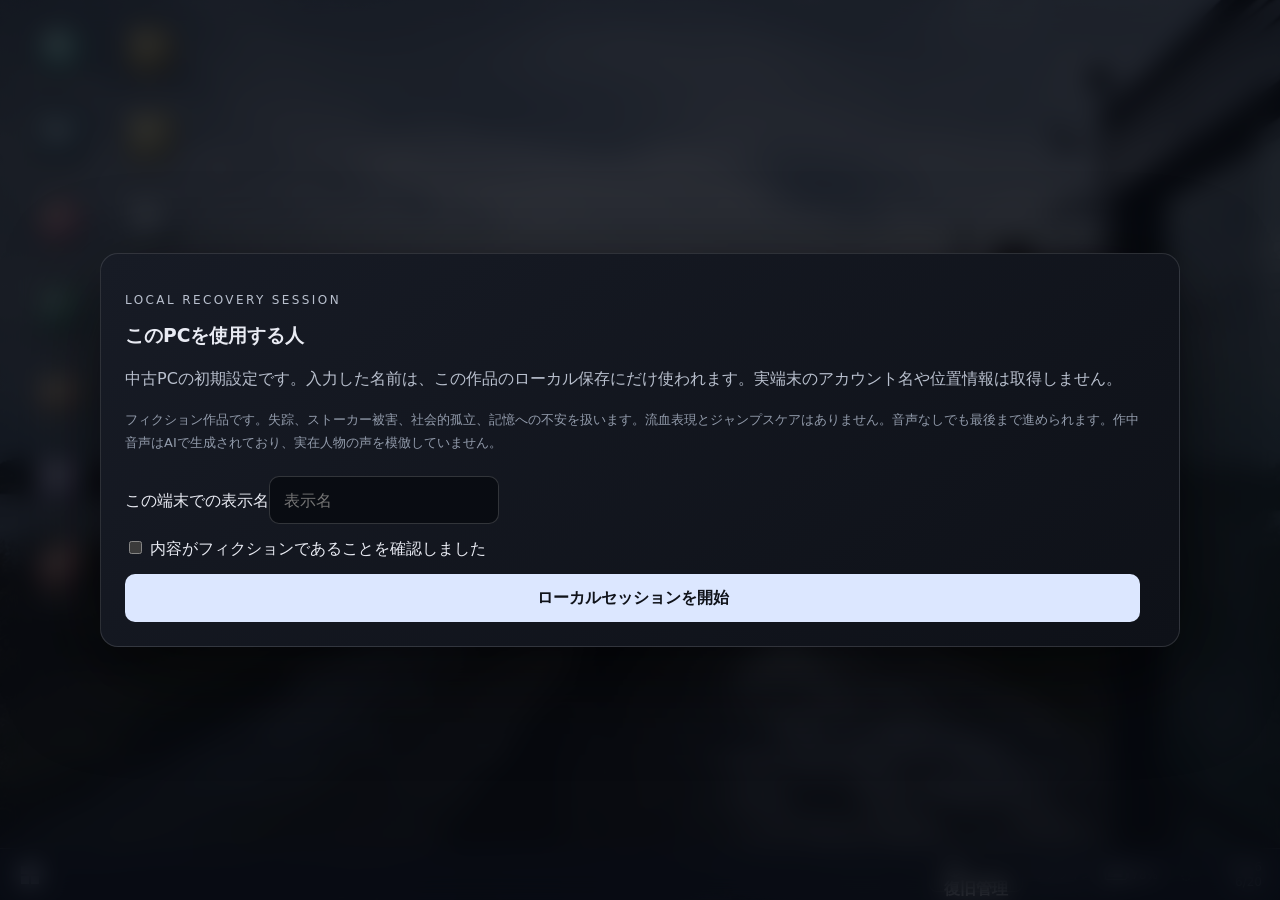
<file: index.html>
<!doctype html><html lang="ja"><head><meta charset="utf-8"><meta name="viewport" content="width=device-width,initial-scale=1"><meta http-equiv="refresh" content="0;url=desktop.html"><title>Virtual Desktop</title></head><body><p><a href="desktop.html">デスクトップを開く</a></p></body></html>
</file>
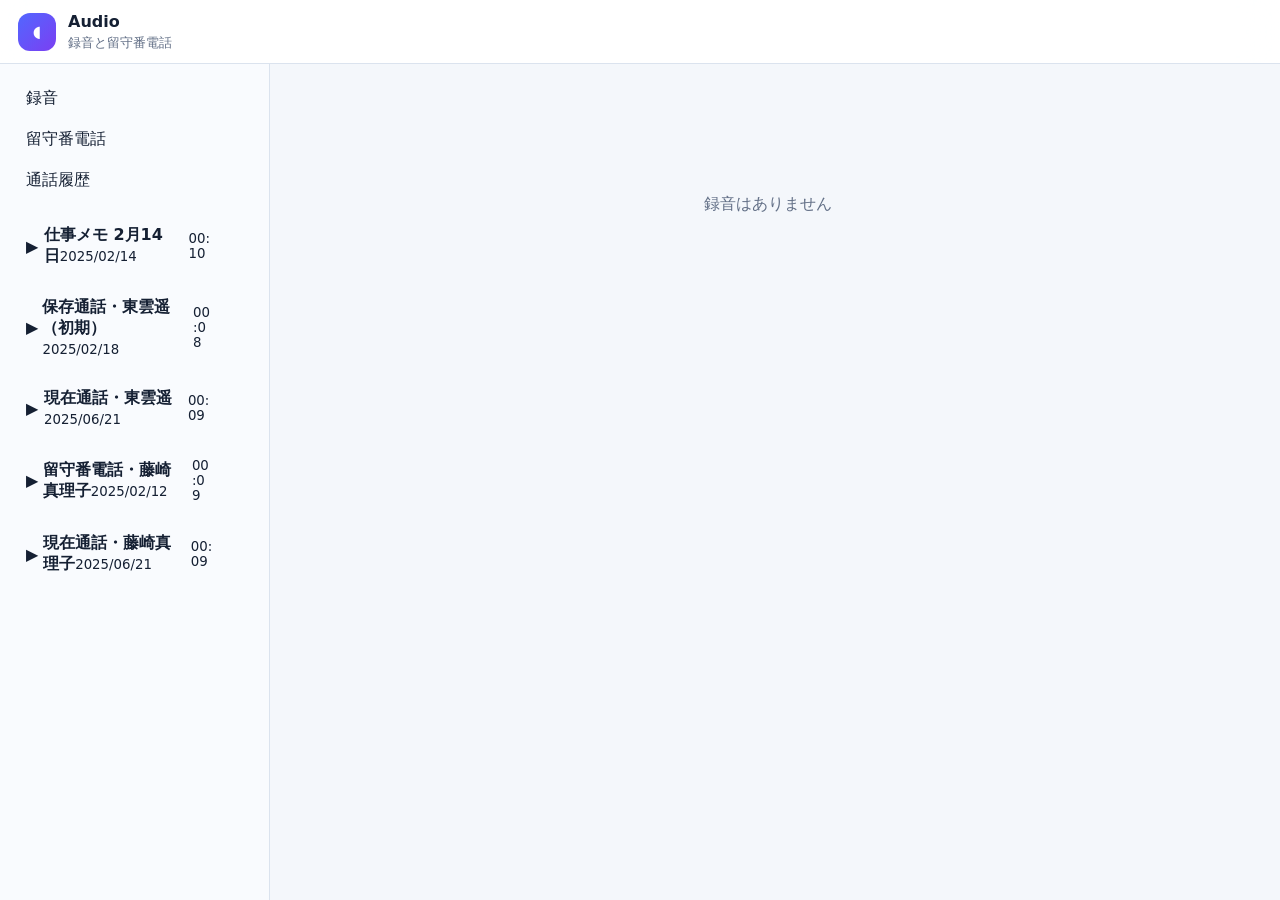
<file: apps/audio/index.html>
<!doctype html><html lang="ja"><head><meta charset="utf-8"><meta name="viewport" content="width=device-width,initial-scale=1"><link rel="stylesheet" href="../../styles/app-frame.css"><link rel="stylesheet" href="../../styles/audio.css"><link rel="stylesheet" href="../../styles/final-polish.css"></head><body data-app="audio"><main id="app" class="app"><header class="app-top"><span class="app-mark" aria-hidden="true"></span><span class="app-title"><strong data-app-brand></strong><small data-app-description></small></span></header><section id="app-body" class="app-body" aria-live="polite"></section></main><script src="../../data/app-branding.js"></script><script src="../../data/content.js"></script><script src="../../data/content-expansion.js"></script><script src="../../data/apps/audio.js"></script><script src="../../core/text-normalize.js"></script><script src="../../core/app-context.js"></script><script src="../../core/intent-matcher.js"></script><script src="../../core/evidence-hooks.js"></script><script src="../../core/media-viewer.js"></script><script src="../../core/audio-player.js"></script><script src="../../core/content-engine.js"></script><script src="../../core/site-renderers.js"></script><script src="app.js"></script></body></html>
</file>
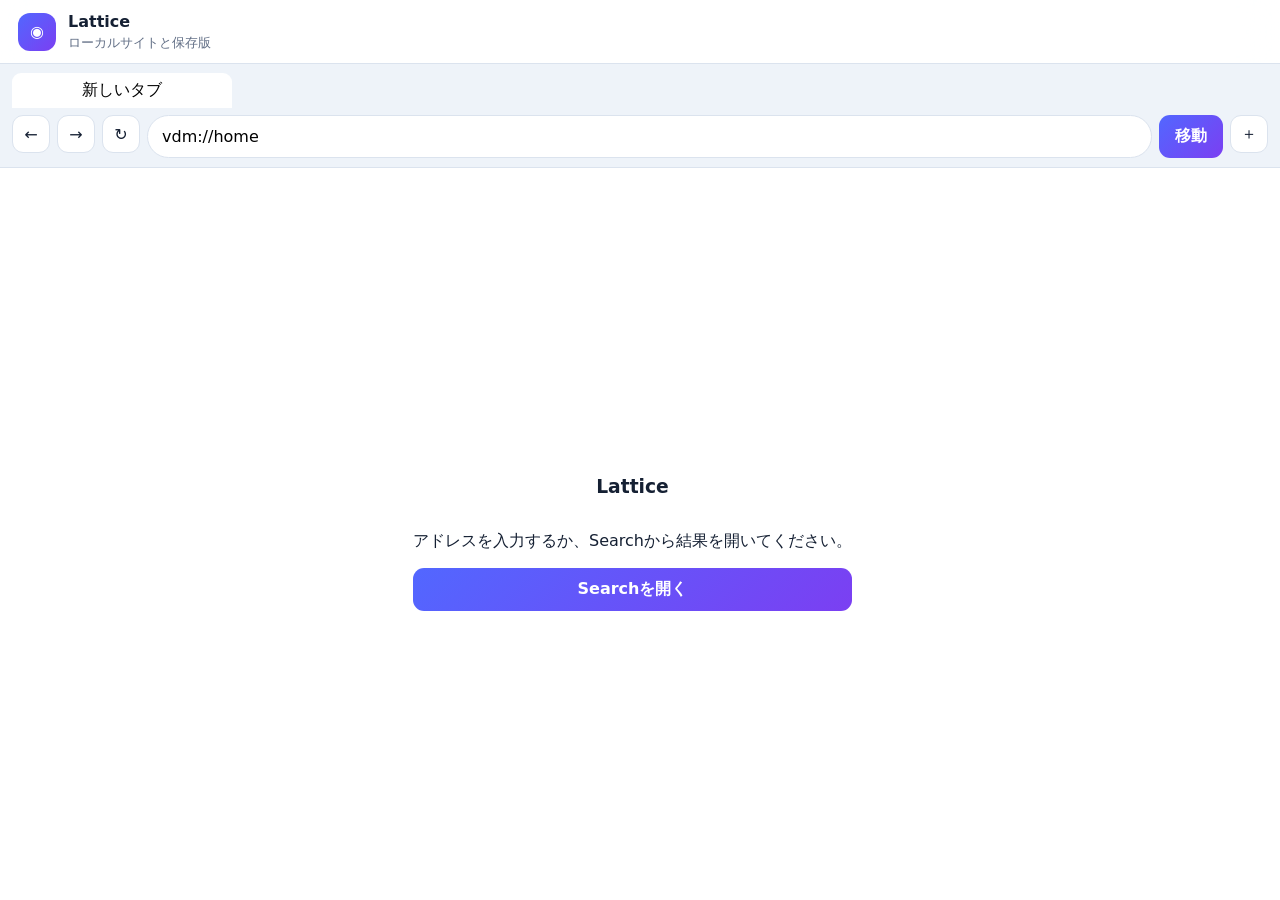
<file: apps/browser/index.html>
<!doctype html><html lang="ja"><head><meta charset="utf-8"><meta name="viewport" content="width=device-width,initial-scale=1"><link rel="stylesheet" href="../../styles/app-frame.css"><link rel="stylesheet" href="../../styles/browser.css"><link rel="stylesheet" href="../../styles/final-polish.css"></head><body data-app="browser"><main id="app" class="app"><header class="app-top"><span class="app-mark" aria-hidden="true"></span><span class="app-title"><strong data-app-brand></strong><small data-app-description></small></span></header><section id="app-body" class="app-body" aria-live="polite"></section></main><script src="../../data/app-branding.js"></script><script src="../../data/content.js"></script><script src="../../data/content-expansion.js"></script><script src="../../data/apps/browser.js"></script><script src="../../core/text-normalize.js"></script><script src="../../core/app-context.js"></script><script src="../../core/intent-matcher.js"></script><script src="../../core/evidence-hooks.js"></script><script src="../../core/media-viewer.js"></script><script src="../../core/audio-player.js"></script><script src="../../core/content-engine.js"></script><script src="../../core/site-renderers.js"></script><script src="../../core/site-enhancements.js"></script><script src="../../core/site-interactions.js"></script><script src="app.js"></script></body></html>
</file>
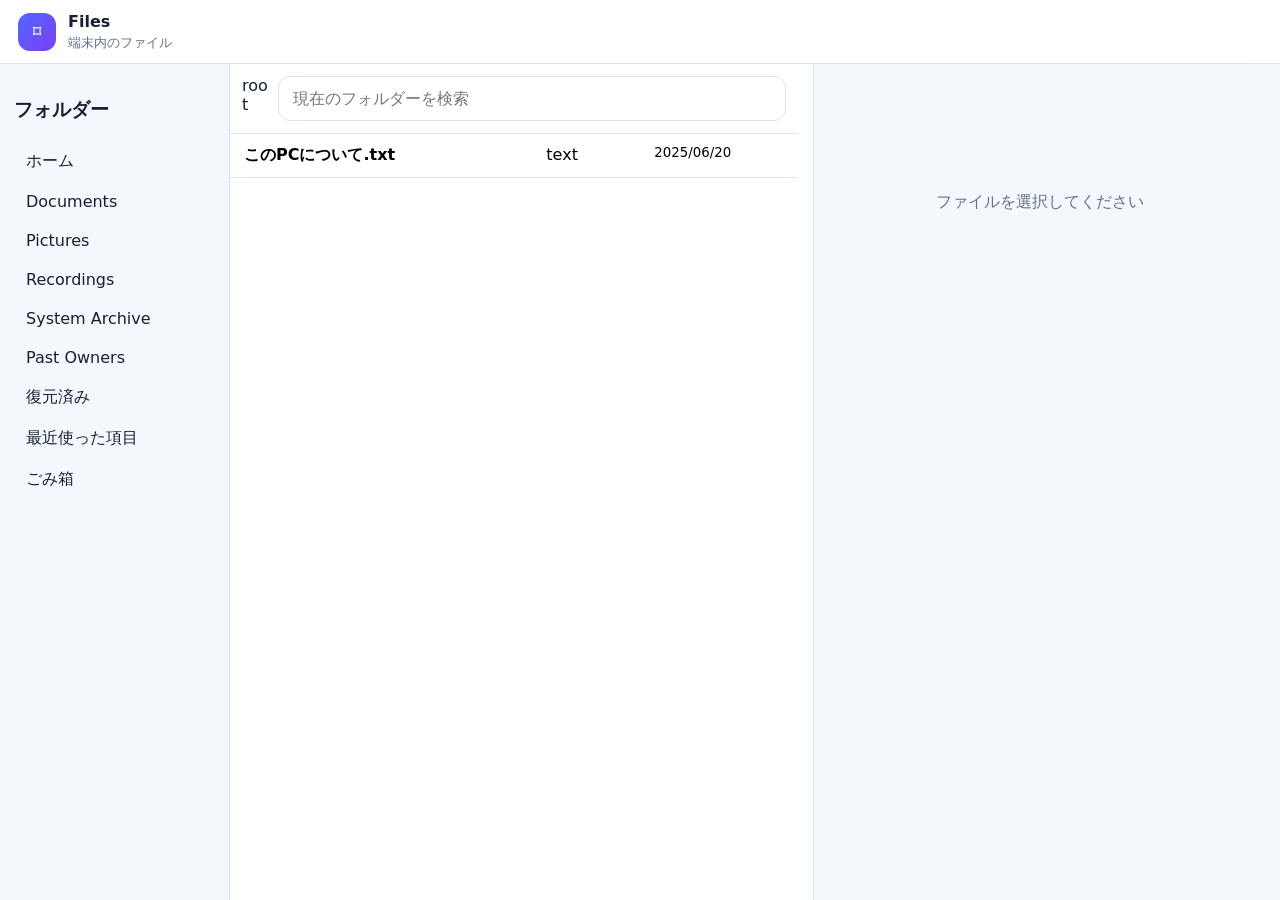
<file: apps/files/index.html>
<!doctype html><html lang="ja"><head><meta charset="utf-8"><meta name="viewport" content="width=device-width,initial-scale=1"><link rel="stylesheet" href="../../styles/app-frame.css"><link rel="stylesheet" href="../../styles/files.css"><link rel="stylesheet" href="../../styles/final-polish.css"></head><body data-app="files"><main id="app" class="app"><header class="app-top"><span class="app-mark" aria-hidden="true"></span><span class="app-title"><strong data-app-brand></strong><small data-app-description></small></span></header><section id="app-body" class="app-body" aria-live="polite"></section></main><script src="../../data/app-branding.js"></script><script src="../../data/content.js"></script><script src="../../data/content-expansion.js"></script><script src="../../data/apps/files.js"></script><script src="../../core/text-normalize.js"></script><script src="../../core/app-context.js"></script><script src="../../core/intent-matcher.js"></script><script src="../../core/evidence-hooks.js"></script><script src="../../core/media-viewer.js"></script><script src="../../core/audio-player.js"></script><script src="../../core/content-engine.js"></script><script src="../../core/site-renderers.js"></script><script src="app.js"></script></body></html>
</file>
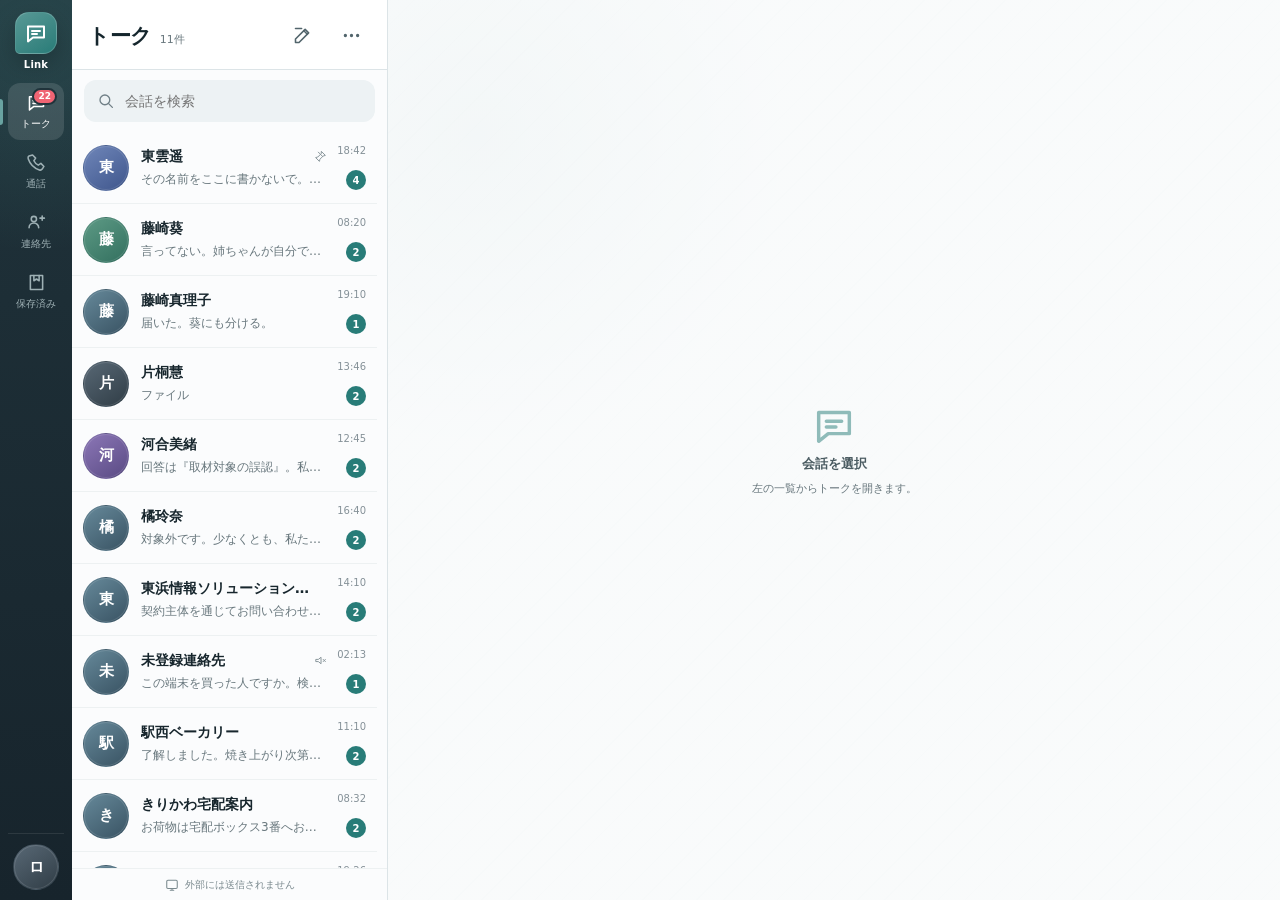
<file: apps/line/index.html>
<!doctype html>
<html lang="ja">
<head>
  <meta charset="utf-8">
  <meta name="viewport" content="width=device-width,initial-scale=1">
  <link rel="stylesheet" href="../../styles/app-frame.css">
  <link rel="stylesheet" href="../../styles/line.css">
  <link rel="stylesheet" href="../../styles/final-polish.css">
</head>
<body data-app="line">
  <main id="app" class="app app--immersive">
    <section id="app-body" class="app-body"></section>
  </main>
  <script src="../../data/app-branding.js"></script>
  <script src="../../data/content.js"></script>
  <script src="../../data/content-expansion.js"></script>
  <script src="../../data/apps/line.js"></script>
  <script src="../../core/text-normalize.js"></script>
  <script src="../../core/app-context.js"></script>
  <script src="../../core/ui-icons.js"></script>
  <script src="../../core/intent-matcher.js"></script>
  <script src="../../core/evidence-hooks.js"></script>
  <script src="../../core/media-viewer.js"></script>
  <script src="../../core/audio-player.js"></script>
  <script src="../../core/local-attachments.js"></script>
  <script src="../../core/content-engine.js"></script>
  <script src="../../core/site-renderers.js"></script>
  <script src="app.js"></script>
</body>
</html>
</file>
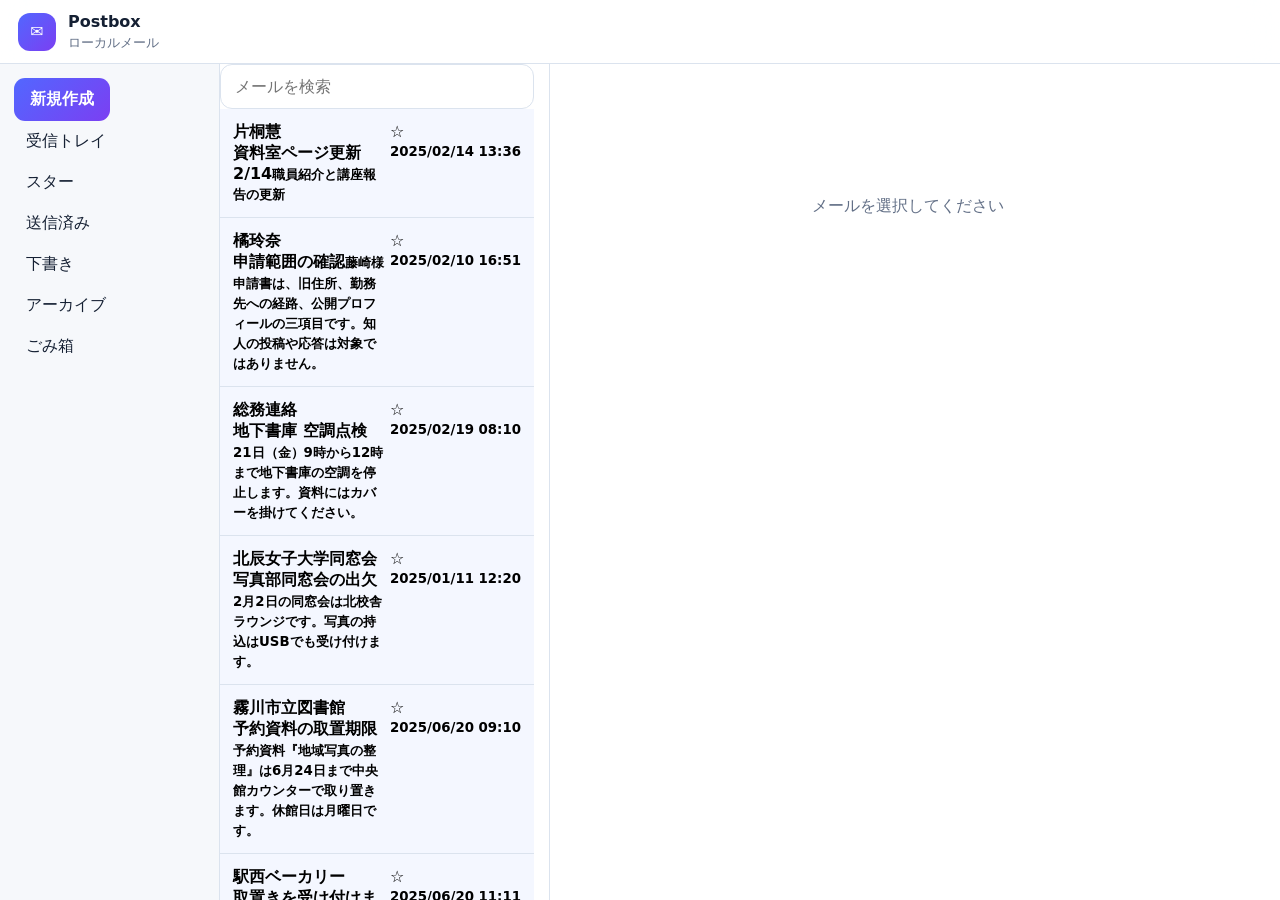
<file: apps/mail/index.html>
<!doctype html><html lang="ja"><head><meta charset="utf-8"><meta name="viewport" content="width=device-width,initial-scale=1"><link rel="stylesheet" href="../../styles/app-frame.css"><link rel="stylesheet" href="../../styles/mail.css"><link rel="stylesheet" href="../../styles/final-polish.css"></head><body data-app="mail"><main id="app" class="app"><header class="app-top"><span class="app-mark" aria-hidden="true"></span><span class="app-title"><strong data-app-brand></strong><small data-app-description></small></span></header><section id="app-body" class="app-body" aria-live="polite"></section></main><script src="../../data/app-branding.js"></script><script src="../../data/content.js"></script><script src="../../data/content-expansion.js"></script><script src="../../data/apps/mail.js"></script><script src="../../core/text-normalize.js"></script><script src="../../core/app-context.js"></script><script src="../../core/intent-matcher.js"></script><script src="../../core/evidence-hooks.js"></script><script src="../../core/media-viewer.js"></script><script src="../../core/audio-player.js"></script><script src="../../core/local-attachments.js"></script><script src="../../core/content-engine.js"></script><script src="../../core/site-renderers.js"></script><script src="app.js"></script></body></html>
</file>
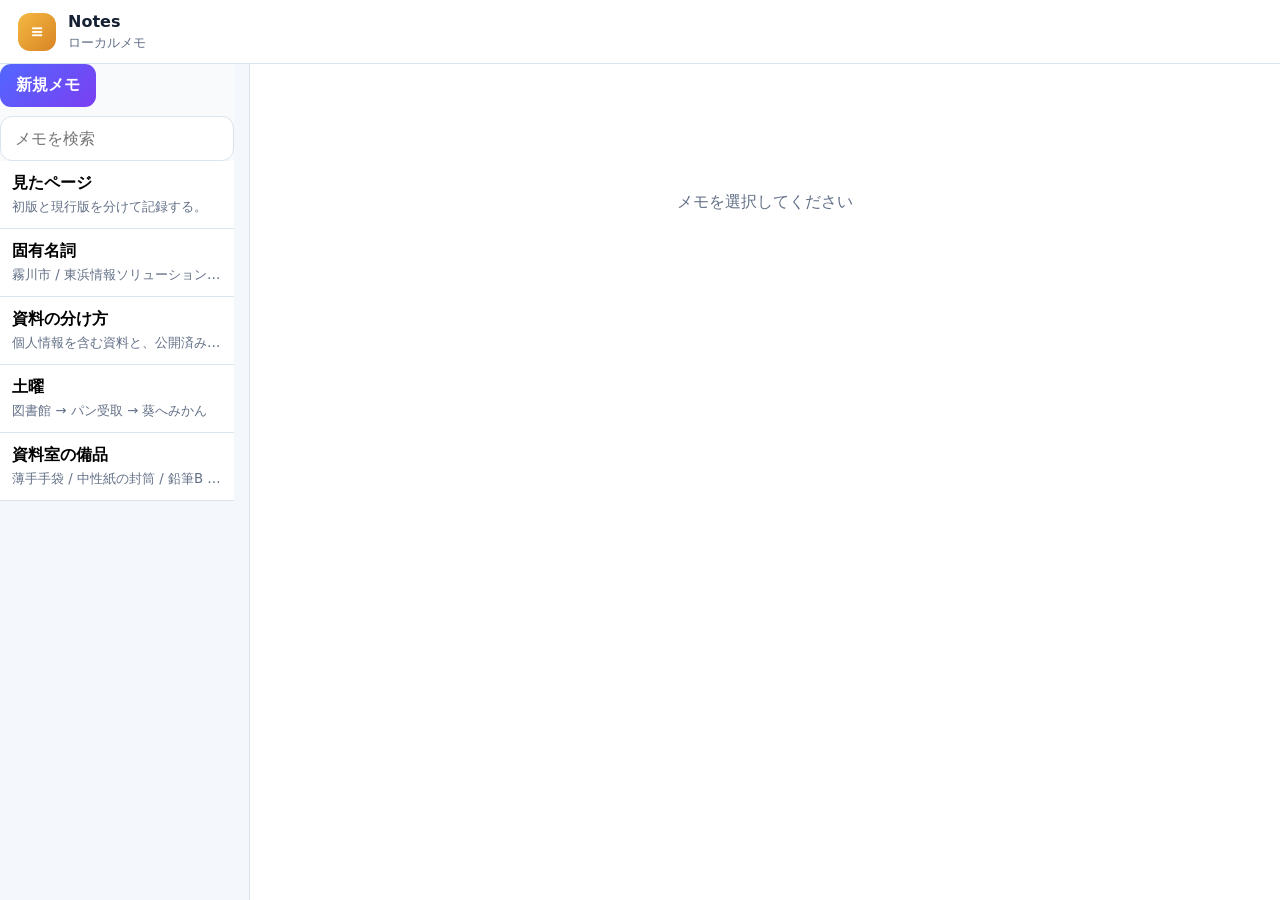
<file: apps/notes/index.html>
<!doctype html><html lang="ja"><head><meta charset="utf-8"><meta name="viewport" content="width=device-width,initial-scale=1"><link rel="stylesheet" href="../../styles/app-frame.css"><link rel="stylesheet" href="../../styles/notes.css"><link rel="stylesheet" href="../../styles/final-polish.css"></head><body data-app="notes"><main id="app" class="app"><header class="app-top"><span class="app-mark" aria-hidden="true"></span><span class="app-title"><strong data-app-brand></strong><small data-app-description></small></span></header><section id="app-body" class="app-body" aria-live="polite"></section></main><script src="../../data/app-branding.js"></script><script src="../../data/content.js"></script><script src="../../data/content-expansion.js"></script><script src="../../data/apps/notes.js"></script><script src="../../core/text-normalize.js"></script><script src="../../core/app-context.js"></script><script src="../../core/intent-matcher.js"></script><script src="../../core/evidence-hooks.js"></script><script src="../../core/media-viewer.js"></script><script src="../../core/audio-player.js"></script><script src="../../core/content-engine.js"></script><script src="../../core/site-renderers.js"></script><script src="app.js"></script></body></html>
</file>
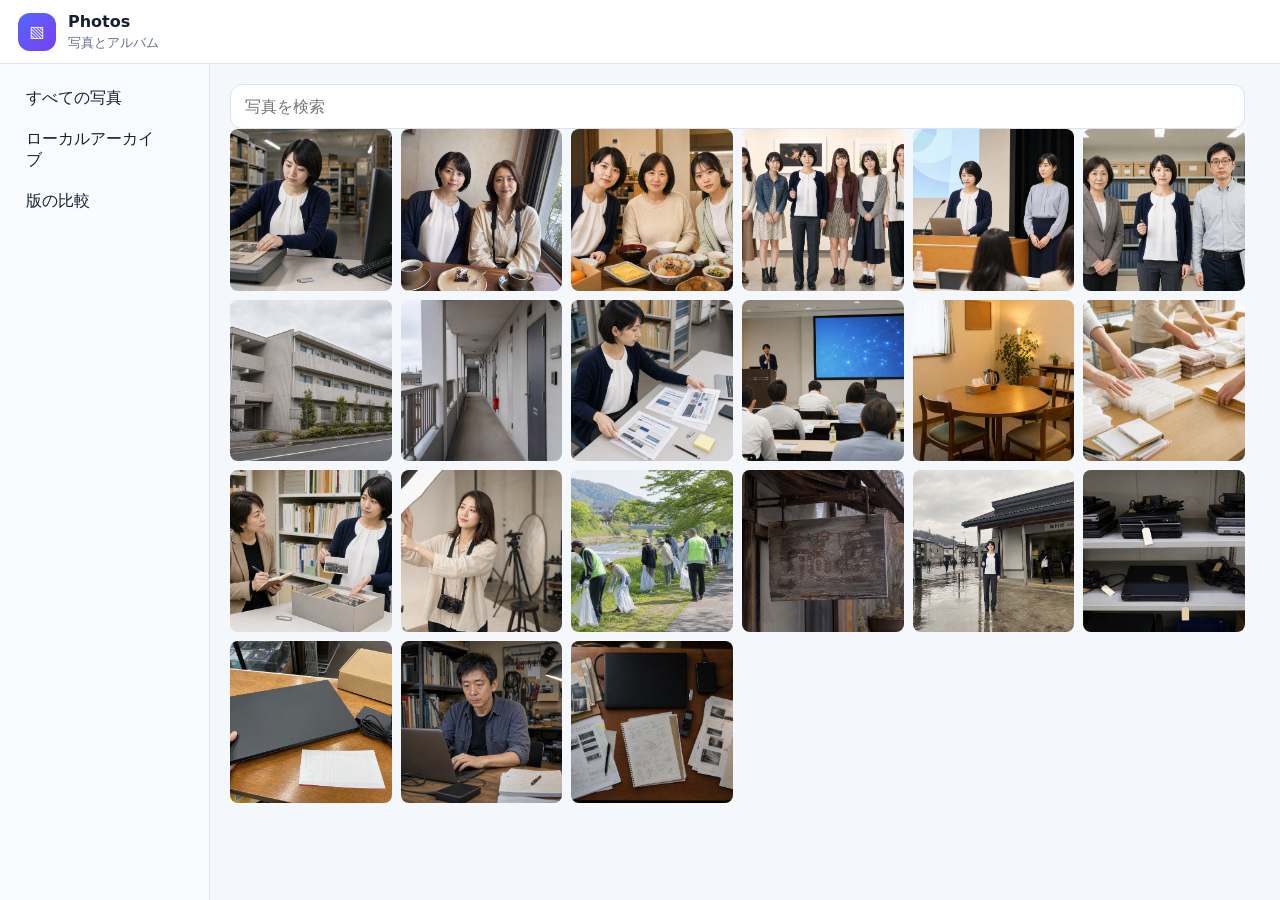
<file: apps/photos/index.html>
<!doctype html><html lang="ja"><head><meta charset="utf-8"><meta name="viewport" content="width=device-width,initial-scale=1"><link rel="stylesheet" href="../../styles/app-frame.css"><link rel="stylesheet" href="../../styles/photos.css"><link rel="stylesheet" href="../../styles/final-polish.css"></head><body data-app="photos"><main id="app" class="app"><header class="app-top"><span class="app-mark" aria-hidden="true"></span><span class="app-title"><strong data-app-brand></strong><small data-app-description></small></span></header><section id="app-body" class="app-body" aria-live="polite"></section></main><script src="../../data/app-branding.js"></script><script src="../../data/content.js"></script><script src="../../data/content-expansion.js"></script><script src="../../data/apps/photos.js"></script><script src="../../core/text-normalize.js"></script><script src="../../core/app-context.js"></script><script src="../../core/intent-matcher.js"></script><script src="../../core/evidence-hooks.js"></script><script src="../../core/media-viewer.js"></script><script src="../../core/audio-player.js"></script><script src="../../core/content-engine.js"></script><script src="../../core/site-renderers.js"></script><script src="app.js?v=photos-zoom-1"></script></body></html>
</file>
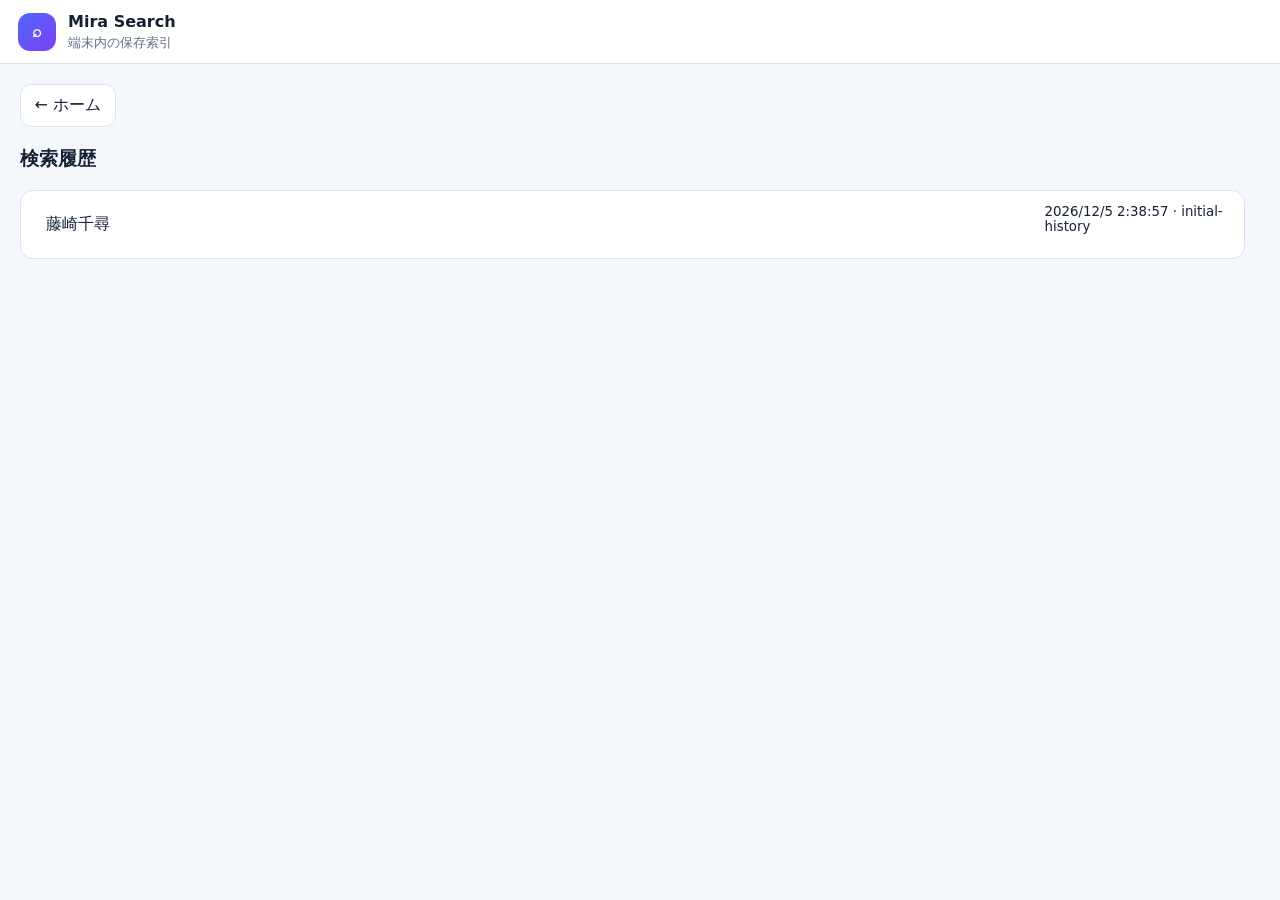
<file: apps/search/index.html>
<!doctype html><html lang="ja"><head><meta charset="utf-8"><meta name="viewport" content="width=device-width,initial-scale=1"><link rel="stylesheet" href="../../styles/app-frame.css"><link rel="stylesheet" href="../../styles/search.css"><link rel="stylesheet" href="../../styles/final-polish.css"></head><body data-app="search"><main id="app" class="app"><header class="app-top"><span class="app-mark" aria-hidden="true"></span><span class="app-title"><strong data-app-brand></strong><small data-app-description></small></span></header><section id="app-body" class="app-body" aria-live="polite"></section></main><script src="../../data/app-branding.js"></script><script src="../../data/content.js"></script><script src="../../data/content-expansion.js"></script><script src="../../data/apps/search.js"></script><script src="../../core/text-normalize.js"></script><script src="../../core/app-context.js"></script><script src="../../core/intent-matcher.js"></script><script src="../../core/evidence-hooks.js"></script><script src="../../core/media-viewer.js"></script><script src="../../core/audio-player.js"></script><script src="../../core/content-engine.js"></script><script src="../../core/site-renderers.js"></script><script src="app.js"></script></body></html>
</file>
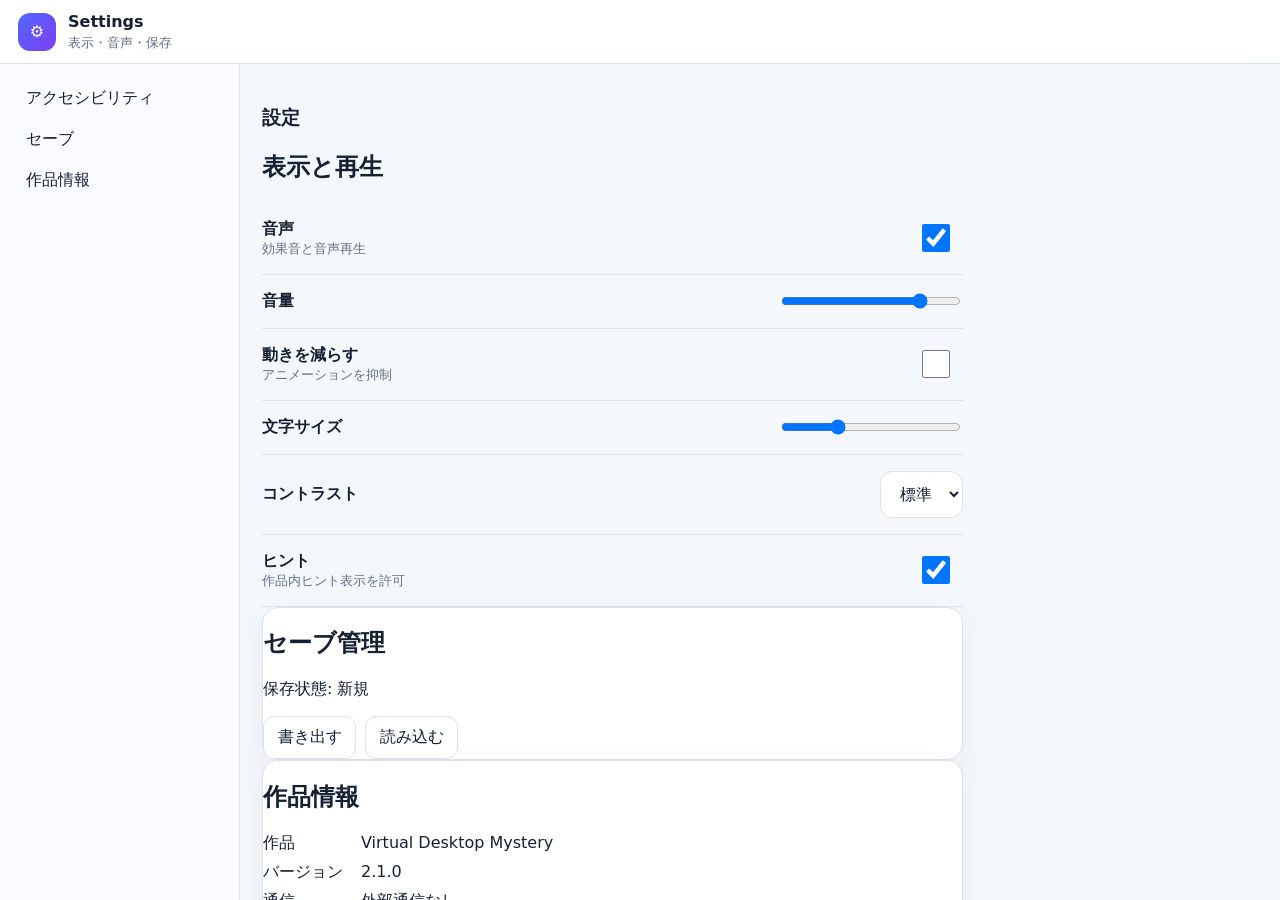
<file: apps/settings/index.html>
<!doctype html><html lang="ja"><head><meta charset="utf-8"><meta name="viewport" content="width=device-width,initial-scale=1"><link rel="stylesheet" href="../../styles/app-frame.css"><link rel="stylesheet" href="../../styles/settings.css"><link rel="stylesheet" href="../../styles/final-polish.css"></head><body data-app="settings"><main id="app" class="app"><header class="app-top"><span class="app-mark" aria-hidden="true"></span><span class="app-title"><strong data-app-brand></strong><small data-app-description></small></span></header><section id="app-body" class="app-body" aria-live="polite"></section></main><script src="../../data/app-branding.js"></script><script src="../../data/content.js"></script><script src="../../data/content-expansion.js"></script><script src="../../data/apps/settings.js"></script><script src="../../core/text-normalize.js"></script><script src="../../core/app-context.js"></script><script src="../../core/intent-matcher.js"></script><script src="../../core/evidence-hooks.js"></script><script src="../../core/media-viewer.js"></script><script src="../../core/audio-player.js"></script><script src="../../core/content-engine.js"></script><script src="../../core/site-renderers.js"></script><script src="app.js"></script></body></html>
</file>
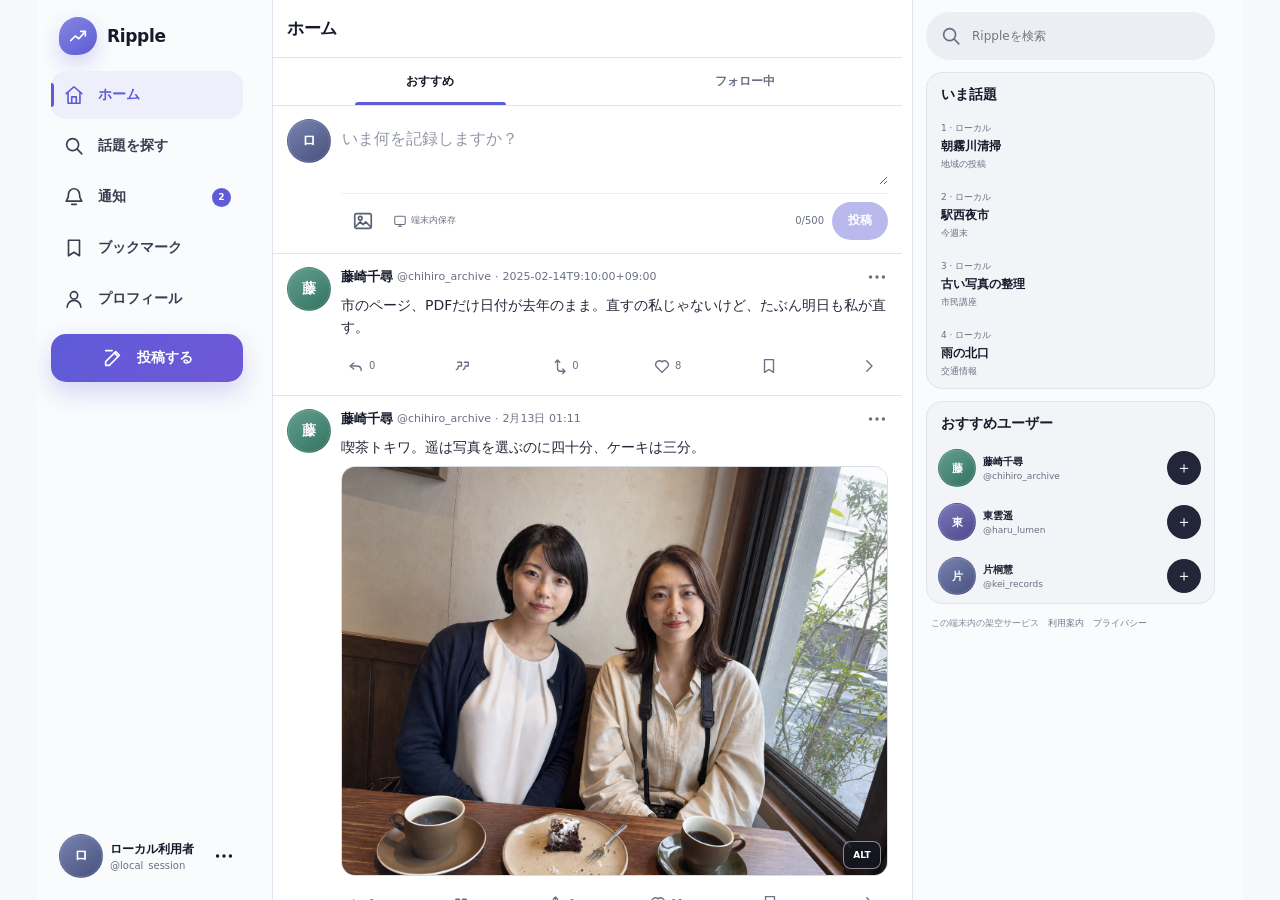
<file: apps/social/index.html>
<!doctype html>
<html lang="ja">
<head>
  <meta charset="utf-8">
  <meta name="viewport" content="width=device-width,initial-scale=1">
  <link rel="stylesheet" href="../../styles/app-frame.css">
  <link rel="stylesheet" href="../../styles/social.css">
  <link rel="stylesheet" href="../../styles/final-polish.css">
</head>
<body data-app="social">
  <main id="app" class="app app--immersive">
    <section id="app-body" class="app-body"></section>
  </main>
  <script src="../../data/app-branding.js"></script>
  <script src="../../data/content.js"></script>
  <script src="../../data/content-expansion.js"></script>
  <script src="../../data/apps/social.js"></script>
  <script src="../../core/text-normalize.js"></script>
  <script src="../../core/app-context.js"></script>
  <script src="../../core/ui-icons.js"></script>
  <script src="../../core/intent-matcher.js"></script>
  <script src="../../core/evidence-hooks.js"></script>
  <script src="../../core/media-viewer.js"></script>
  <script src="../../core/audio-player.js"></script>
  <script src="../../core/local-attachments.js"></script>
  <script src="../../core/content-engine.js"></script>
  <script src="../../core/site-renderers.js"></script>
  <script src="app.js"></script>
</body>
</html>
</file>
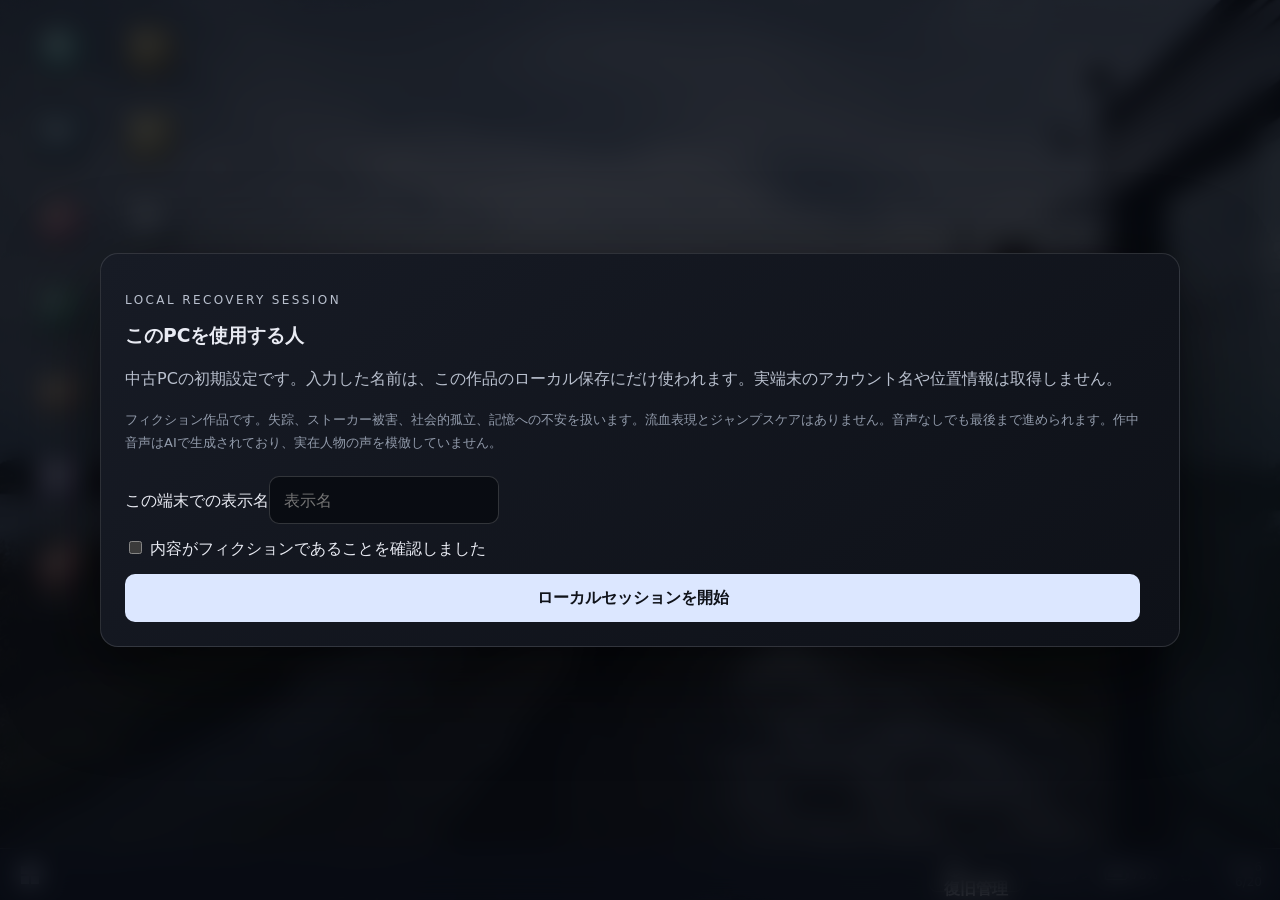
<file: desktop.html>
<!doctype html>
<html lang="ja">
<head>
  <meta charset="utf-8">
  <meta name="viewport" content="width=device-width,initial-scale=1">
  <meta name="color-scheme" content="dark">
  <title>この人を知っていますか？</title>
  <link rel="icon" href="assets/icons/case-favicon.svg" type="image/svg+xml">
  <link rel="stylesheet" href="desktop.css">
  <link rel="stylesheet" href="desktop-polish.css">
  <link rel="stylesheet" href="desktop-mobile-wallpaper.css">
</head>
<body>
  <main id="desktop" aria-label="仮想デスクトップ">
    <div class="wallpaper-atmosphere" aria-hidden="true"><span class="wallpaper-reflection"></span><span id="desktop-identity-echo"></span></div>
    <section class="desktop-icons" id="desktop-icons" aria-label="アプリとファイル"></section>
    <section class="window-layer" id="window-layer" aria-live="polite"></section>
    <aside class="start-menu" id="start-menu" hidden>
      <header><span class="account-dot"></span><div><strong id="start-title">Virtual Desktop</strong><small>ローカル調査環境</small></div></header>
      <label class="start-search"><span aria-hidden="true">⌕</span><input id="start-filter" type="search" placeholder="アプリを検索" aria-label="アプリを検索"></label>
      <section class="start-recents" aria-labelledby="recent-title"><h2 id="recent-title">最近使ったアプリ</h2><div id="recent-apps"></div></section>
      <nav id="start-apps" class="start-apps" aria-label="アプリ一覧"></nav>
      <footer><button id="fiction-button" type="button">この作品について</button><button id="reset-button" class="danger" type="button">保存データを初期化</button></footer>
    </aside>
    <aside class="notification-center" id="notification-center" aria-label="通知センター" hidden>
      <header><div><strong>通知</strong><small id="notification-summary">新着はありません</small></div><button type="button" id="notification-read-all">すべて既読</button></header>
      <div id="notification-list" class="notification-list"></div>
    </aside>
    <section id="desktop-toasts" class="desktop-toasts" aria-live="polite" aria-atomic="false"></section>
    <dialog id="fiction-dialog">
      <form method="dialog" class="dialog-card">
        <button class="dialog-close" aria-label="閉じる">×</button><span class="dialog-icon">i</span>
        <h2>このデスクトップについて</h2>
        <p>『この人を知っていますか？』はフィクションです。失踪、ストーカー被害、社会的孤立、記憶への不安を扱います。外部通信、実通話、端末情報の取得は行いません。</p>
        <dl><div><dt>作品</dt><dd id="info-project">-</dd></div><div><dt>版</dt><dd id="info-version">-</dd></div><div><dt>保存</dt><dd id="info-save-state">-</dd></div></dl>
        <p id="save-status" role="status" aria-live="polite"></p>
        <div class="dialog-actions"><button id="export-save-button" type="button">保存を書き出す</button><button id="import-save-button" type="button">保存を読み込む</button><button id="dialog-reset-button" class="danger" type="button">初期化</button></div>
        <input id="import-save-file" type="file" accept="application/json,.json" hidden><div id="customer-information" data-customer-docs-slot hidden></div>
      </form>
    </dialog>
    <section class="top-route-host" data-vdm-top-route-host hidden><header><strong data-vdm-top-route-title>Document</strong><span data-vdm-top-route-address></span><button type="button" data-vdm-top-route-close>×</button></header><iframe data-primary-route title="Primary document"></iframe></section>
  </main>
  <footer class="taskbar">
    <button id="start-button" class="start-button" type="button" aria-expanded="false" aria-controls="start-menu" aria-label="スタート"><span class="win-mark"><i></i><i></i><i></i><i></i></span></button>
    <nav id="task-list" aria-label="開いているアプリ"></nav>
    <button id="case-console-button" class="case-console-task" type="button"><span aria-hidden="true">◇</span><span>復旧管理</span></button>
    <div class="system-tray">
      <span class="network-state" aria-label="オフライン">オフライン</span>
      <span class="battery-state" aria-label="バッテリー 78パーセント"><i></i><b>78%</b></span>
      <button id="notification-button" class="notification-button" type="button" aria-expanded="false" aria-controls="notification-center" aria-label="通知を開く"><span aria-hidden="true">◌</span><b id="notification-badge" hidden>0</b></button>
      <span class="tray-time"><time id="clock"></time><time id="date"></time></span>
    </div>
  </footer>
  <script src="case-manifest.js?v=photos-zoom-1"></script><script src="crypto-runtime.js"></script><script src="save-adapter.js"></script><script src="core/event-bus.js"></script><script src="core/router.js"></script><script src="data/case-registry.js"></script><script src="case-state.js"></script><script src="core/ui-icons.js"></script><script src="desktop.js?v=photos-zoom-1"></script><script src="desktop-polish.js"></script><script src="case-ui.js"></script>
</body>
</html>
</file>
<file: styles/app-frame.css>
@import url("tokens.css");html,body{height:100%;overflow:hidden}.app{display:grid;grid-template-rows:64px minmax(0,1fr);height:100%;background:var(--bg)}.app-top{display:flex;align-items:center;gap:12px;padding:0 18px;border-bottom:1px solid var(--line);background:rgba(255,255,255,.92);backdrop-filter:blur(18px)}.app-mark{display:grid;place-items:center;width:38px;height:38px;border-radius:12px;background:linear-gradient(135deg,var(--accent),var(--accent-2));color:#fff;font-weight:800}.app-title{display:grid;line-height:1.15}.app-title small{margin-top:4px;color:var(--muted)}.app-body{min-height:0;display:grid}.split{grid-template-columns:260px minmax(0,1fr)}.rail{overflow:auto;padding:14px;border-right:1px solid var(--line);background:#f9fbfe}.rail button,.nav-button{width:100%;display:flex;align-items:center;gap:10px;border:0;border-radius:11px;background:transparent;padding:10px 12px;text-align:left;color:var(--ink)}.rail button:hover,.rail button[aria-current="page"]{background:#e8eefb}.content{min-width:0;overflow:auto;padding:20px}.toolbar{display:flex;gap:9px;align-items:center;flex-wrap:wrap}.field{width:100%;border:1px solid var(--line);border-radius:12px;background:#fff;padding:.75rem .9rem;color:var(--ink)}.empty{display:grid;place-items:center;min-height:240px;text-align:center;color:var(--muted)}.list{display:grid;gap:10px;margin-top:14px}.list-item{display:block;width:100%;border:1px solid var(--line);border-radius:13px;background:#fff;padding:13px;text-align:left;color:var(--ink)}.list-item:hover{border-color:#aebcf5}.badge{border-radius:999px;background:var(--accent);color:#fff;font-size:.72rem;padding:.18rem .48rem}.mobile-only{display:none}@media(max-width:620px){.app{grid-template-rows:58px minmax(0,1fr)}.app-top{padding:0 12px}.split{grid-template-columns:1fr}.rail{display:none}.rail.mobile-open{display:block;position:absolute;inset:58px 0 0;z-index:5}.content{padding:14px}.mobile-only{display:inline-flex}}
</file>
<file: styles/audio.css>
.app-mark::before{content:"◖"}.audio-layout{display:grid;grid-template-columns:270px 1fr;height:100%}.audio-row{display:grid;grid-template-columns:42px 1fr auto;gap:9px;align-items:center}.wave{height:72px;background:repeating-linear-gradient(90deg,var(--accent) 0 2px,transparent 2px 6px);mask:linear-gradient(0deg,transparent,#000 20% 80%,transparent)}.player{display:grid;gap:16px;max-width:700px;margin:auto}.seek{width:100%}.transcript{white-space:pre-wrap;line-height:1.8}.call-state{padding:10px;border-left:4px solid var(--accent)}@media(max-width:620px){.audio-layout{grid-template-columns:1fr}.audio-layout .rail{display:flex;overflow:auto}.player{padding:12px}}
</file>
<file: styles/final-polish.css>
/* Case-wide viewport corrections loaded after every app-specific stylesheet. */

html,
body,
.app,
.app-body {
  min-width: 0;
}

.app-body {
  overflow: hidden;
  position: relative;
}

.search-shell,
.browser,
.link-shell,
.ripple-shell,
.mail-layout,
.photos-layout,
.audio-layout,
.files-layout,
.notes-layout,
.settings-layout {
  min-width: 0;
  min-height: 0;
}

.content,
.rail,
.browser-page,
.conversation-scroll,
.message-list,
.call-list,
.contact-list,
.saved-list,
.ripple-center,
.ripple-left,
.ripple-right,
.mail-list,
.mail-body,
.photo-stage,
.photo-info,
.audio-layout .content,
.audio-layout .list,
.tree,
.file-table,
.detail-pane,
.note-list,
.note-text,
.settings-page {
  min-height: 0;
  overflow-y: auto;
  scrollbar-gutter: stable;
  overscroll-behavior: contain;
}

/* Ending consequences are status overlays, not extra grid rows. */
.ending-app-effect {
  position: absolute;
  z-index: 40;
  top: 10px;
  right: 12px;
  display: grid;
  width: min(420px, calc(100% - 24px));
  gap: 3px;
  padding: 11px 14px;
  border: 1px solid color-mix(in srgb, var(--accent) 28%, var(--line));
  border-radius: 12px;
  background: color-mix(in srgb, var(--surface) 94%, transparent);
  color: var(--ink);
  box-shadow: 0 14px 36px rgba(18, 28, 48, .22);
  backdrop-filter: blur(14px);
  pointer-events: none;
}

.ending-app-effect span {
  color: var(--muted);
  font-size: .84rem;
  line-height: 1.45;
}

.ending-app-effect.ending-c {
  border-color: #716f78;
  filter: saturate(.35);
}

/* Search owns one full-height scrolling view at a time. */
.search-shell {
  min-width: 0;
  min-height: 0;
  grid-template-rows: minmax(0, 1fr);
}

.search-shell > .content,
.search-shell > .search-home {
  min-width: 0;
  min-height: 0;
}

.search-home {
  overflow: auto;
}

.search-box,
.search-box input,
.results-layout,
.results-layout > * {
  min-width: 0;
}

.search-box {
  max-width: 100%;
}

.result,
.result-path,
.result h3,
.result p,
.history-row,
.knowledge {
  overflow-wrap: anywhere;
}

/* Keep every browser control available without allowing the address row to spill. */
.browser,
.browser-chrome,
.browser-page,
.browser-row,
.tab-strip {
  min-width: 0;
}

.browser {
  min-height: 0;
}

.browser-chrome {
  overflow: hidden;
}

.browser-chrome > .browser-row > form.browser-row {
  flex: 1 1 160px;
  min-width: 0;
}

.address {
  width: 0;
  min-width: 0;
}

.tab-strip {
  overflow-x: auto;
  overscroll-behavior-inline: contain;
  scrollbar-width: thin;
}

.tab {
  min-width: 72px;
  flex: 0 1 220px;
  white-space: nowrap;
}

.browser-page {
  min-height: 0;
  overscroll-behavior: contain;
}

.browser-page :where(h1, h2, h3, p, dd, td, a, button) {
  overflow-wrap: anywhere;
}

/* Mail */
.mail-layout,
.mail-folders,
.mail-list,
.mail-body,
.mail-row > span {
  min-width: 0;
  min-height: 0;
}

.mail-body,
.mail-content,
.mail-header,
.quoted,
.attachment {
  overflow-wrap: anywhere;
}

/* Photos */
.photos-layout,
.photo-viewer,
.photo-stage,
.photo-info,
.compare {
  min-width: 0;
  min-height: 0;
}

.photo-viewer {
  overflow: hidden;
}

.photo-stage {
  overflow: auto;
  overscroll-behavior: contain;
}

.photo-stage img {
  transform-origin: top left;
}

.photo-info {
  max-height: 48dvh;
  overflow: auto;
  overflow-wrap: anywhere;
}

.compare img {
  min-width: 0;
  height: auto;
}

/* Audio */
.audio-layout,
.audio-layout .rail,
.audio-layout .content,
.audio-layout .list,
.player,
.audio-row > span {
  min-width: 0;
  min-height: 0;
}

.player {
  width: 100%;
}

.transcript,
.player p,
.audio-row {
  overflow-wrap: anywhere;
}

/* Files */
.files-layout,
.file-table,
.detail-pane,
.file-row > * {
  min-width: 0;
  min-height: 0;
}

.detail-pane img {
  display: block;
  max-width: 100%;
  height: auto;
  margin-inline: auto;
}

.file-preview {
  max-width: 100%;
  overflow: auto;
  overflow-wrap: anywhere;
}

.file-row strong,
.detail-pane,
.breadcrumb {
  overflow-wrap: anywhere;
}

.breadcrumb .field {
  min-width: 0;
}

/* Settings */
.settings-layout,
.settings-page,
.setting-row,
.info-grid,
.info-grid dd {
  min-width: 0;
  min-height: 0;
}

.info-grid dd {
  margin: 0;
  overflow-wrap: anywhere;
}

/* Media opened from Mail, Link, Ripple and Files must remain dismissible. */
dialog.media-dialog {
  width: min(920px, calc(100vw - 24px));
  max-width: calc(100vw - 24px);
  max-height: calc(100dvh - 24px);
  padding: 0;
  overflow: auto;
  border: 1px solid var(--line);
  border-radius: 18px;
  background: var(--surface);
  color: var(--ink);
  box-shadow: var(--shadow);
}

dialog.media-dialog::backdrop {
  background: rgba(10, 16, 28, .72);
  backdrop-filter: blur(8px);
}

.media-dialog .media-close {
  position: sticky;
  z-index: 2;
  top: 8px;
  display: grid;
  width: 42px;
  height: 42px;
  place-items: center;
  margin: 8px 8px 0 auto;
  padding: 0;
  border: 1px solid var(--line);
  border-radius: 50%;
  background: rgba(255, 255, 255, .94);
  color: var(--ink);
  box-shadow: 0 8px 22px rgba(18, 32, 58, .16);
}

.media-dialog [data-media-body] {
  display: grid;
  min-width: 0;
  gap: 12px;
  padding: 0 18px 18px;
  overflow: auto;
}

.media-dialog img,
.media-dialog audio,
.media-dialog pre {
  display: block;
  max-width: 100%;
}

.media-dialog img {
  width: auto;
  height: auto;
  max-height: calc(100dvh - 132px);
  margin-inline: auto;
  object-fit: contain;
}

.media-dialog audio {
  width: 100%;
}

.media-dialog pre {
  max-height: 65dvh;
  margin: 0;
  overflow: auto;
  white-space: pre-wrap;
  overflow-wrap: anywhere;
}

.media-dialog p {
  margin: 0;
  line-height: 1.7;
  overflow-wrap: anywhere;
}

/* The admin preset keeps its table scroll local on phones. */
@media (max-width: 700px) {
  .site-admin > main {
    min-width: 0;
    padding: 18px 14px;
  }

  .site-admin main > header {
    min-width: 0;
    flex-wrap: wrap;
    gap: 10px;
  }

  .site-admin main > header form {
    display: flex;
    width: 100%;
    min-width: 0;
    gap: 6px;
  }

  .site-admin main > header input {
    min-width: 0;
    flex: 1 1 auto;
  }

  .site-admin table {
    display: block;
    max-width: 100%;
    overflow-x: auto;
    overscroll-behavior-inline: contain;
  }
}

@media (max-width: 720px) {
  .mail-layout {
    grid-template-rows: auto minmax(0, 1fr);
  }

  .mail-folders {
    min-height: 0;
    flex-wrap: nowrap;
    overscroll-behavior-inline: contain;
  }

  .mail-folders > button {
    width: auto;
    flex: 0 0 auto;
    white-space: nowrap;
  }
}

@media (max-width: 620px) {
  .photos-layout,
  .settings-layout {
    grid-template-rows: auto minmax(0, 1fr);
  }

  .photos-layout .rail,
  .settings-layout .rail {
    min-height: 0;
    flex-wrap: nowrap;
    overflow-x: auto;
    overscroll-behavior-inline: contain;
  }

  .photos-layout .rail > button,
  .settings-layout .rail > button {
    width: auto;
    flex: 0 0 auto;
    white-space: nowrap;
  }

  .audio-layout {
    grid-template-columns: 1fr;
    grid-template-rows: minmax(132px, 42%) minmax(0, 1fr);
  }

  .audio-layout .rail {
    display: grid;
    grid-template-columns: repeat(3, minmax(0, 1fr));
    grid-template-rows: auto minmax(0, 1fr);
    gap: 4px;
    padding: 8px;
    overflow: hidden;
    border-right: 0;
    border-bottom: 1px solid var(--line);
  }

  .audio-layout .rail > button {
    width: auto;
    min-width: 0;
    padding-inline: 6px;
    justify-content: center;
  }

  .audio-layout .rail .list {
    grid-column: 1 / -1;
    margin-top: 4px;
    overflow: auto;
    overscroll-behavior: contain;
  }

  .audio-layout .content {
    min-height: 0;
    overflow: auto;
  }

  .player {
    margin: 0 auto;
    padding: 12px;
  }

  .photo-info {
    max-height: 46dvh;
  }

  .info-grid {
    grid-template-columns: minmax(0, 1fr);
    gap: 4px;
  }
}

@media (max-width: 420px) {
  .browser-chrome {
    padding-inline: 7px;
  }

  .browser-row {
    gap: 4px;
  }

  .browser-row button {
    min-width: 36px;
  }

  .browser-chrome > .browser-row > form.browser-row {
    flex-basis: 116px;
  }

  .browser-chrome > .browser-row > form .primary {
    padding-inline: 8px;
  }

  dialog.media-dialog {
    width: calc(100vw - 12px);
    max-width: calc(100vw - 12px);
    max-height: calc(100dvh - 12px);
  }
}
</file>
<file: styles/browser.css>
.app-mark::before{content:"◉"}.browser{display:grid;grid-template-rows:auto minmax(0,1fr);height:100%}.browser-chrome{padding:9px 12px;border-bottom:1px solid var(--line);background:#eef3f9}.browser-row{display:flex;gap:7px}.browser-row button{min-width:38px}.address{flex:1;border:1px solid var(--line);border-radius:999px;padding:8px 14px;background:#fff}.tab-strip{display:flex;gap:4px;margin-bottom:7px}.tab{max-width:220px;border:0;border-radius:9px 9px 0 0;padding:7px 12px;background:#dce5f1;overflow:hidden;text-overflow:ellipsis}.tab.active{background:#fff}.browser-view{width:100%;height:100%;border:0;background:#fff}.browser-page{overflow:auto;background:#fff;height:100%}.browser-error{display:grid;place-content:center;height:100%;text-align:center;padding:20px}.archive-view-banner{position:sticky;top:0;z-index:12;display:flex;gap:10px;align-items:center;justify-content:space-between;padding:9px 16px;background:#20283a;color:#f4f7fc;border-bottom:1px solid #ffffff2b;font-size:13px;box-shadow:0 4px 16px #0003}.archive-view-banner strong{font-size:13px}.archive-view-banner time{color:#c3ccdc}
</file>
<file: styles/files.css>
.app-mark::before{content:"⌑"}
.files-layout{display:grid;grid-template-columns:230px minmax(280px,1fr) minmax(260px,.8fr);height:100%}
.tree{padding:14px;border-right:1px solid var(--line);overflow:auto}
.file-table{overflow:auto;background:#fff}
.file-row{display:grid;grid-template-columns:1fr 100px 130px;gap:8px;padding:11px 14px;border:0;border-bottom:1px solid var(--line);width:100%;background:#fff;text-align:left}
.detail-pane{padding:18px;border-left:1px solid var(--line);overflow:auto}
.file-preview{min-height:220px;display:grid;place-items:center;background:var(--surface-2);border-radius:12px;white-space:pre-wrap}
.breadcrumb{display:flex;gap:6px;padding:12px;border-bottom:1px solid var(--line)}
@media(max-width:720px){
  .files-layout{grid-template-columns:1fr;grid-template-rows:auto minmax(0,1fr)}
  .tree{display:flex;gap:4px;overflow:auto;padding:7px;border-right:0;border-bottom:1px solid var(--line)}
  .tree h3{display:none}
  .tree .nav-button{width:auto;white-space:nowrap}
  .file-table,.detail-pane{display:none}
  .mobile-active{display:block!important}
  .file-row{grid-template-columns:1fr auto}
}
</file>
<file: styles/line.css>
:root {
  --link-accent: #287c78;
  --link-accent-soft: color-mix(in srgb, var(--link-accent) 13%, white);
  --link-rail: #17242c;
  --link-rail-2: #20333b;
  --link-surface: #ffffff;
  --link-canvas: #eef3f5;
  --link-line: #dce4e7;
  --link-text: #17262d;
  --link-muted: #68777d;
  --link-danger: #d64b5d;
  --link-shadow: 0 18px 48px rgba(20, 38, 45, 0.14);
}

html,
body,
.app.app--immersive,
.app-body {
  height: 100%;
  min-height: 0;
  overflow: hidden;
}

.app.app--immersive {
  grid-template-rows: minmax(0, 1fr);
}

button,
input,
textarea {
  touch-action: manipulation;
}

.ui-icon {
  display: block;
  width: 21px;
  height: 21px;
  flex: 0 0 auto;
  fill: none;
  stroke: currentColor;
  stroke-width: 1.8;
  stroke-linecap: round;
  stroke-linejoin: round;
}

.link-shell {
  position: relative;
  display: grid;
  grid-template-columns: 72px minmax(286px, 316px) minmax(0, 1fr);
  width: 100%;
  height: 100%;
  min-width: 0;
  overflow: hidden;
  background: var(--link-canvas);
  color: var(--link-text);
}

.link-apprail {
  position: relative;
  z-index: 12;
  display: flex;
  min-width: 0;
  flex-direction: column;
  align-items: stretch;
  padding: 12px 8px 10px;
  overflow: hidden;
  background:
    radial-gradient(circle at 50% 4%, rgba(88, 181, 170, 0.16), transparent 25%),
    linear-gradient(180deg, var(--link-rail-2), var(--link-rail));
  color: #dbe7e8;
}

.link-brand {
  display: grid;
  place-items: center;
  gap: 5px;
  margin-bottom: 13px;
  color: #fff;
}

.link-brand strong {
  overflow: hidden;
  max-width: 100%;
  font-size: 10px;
  font-weight: 700;
  letter-spacing: .02em;
  text-overflow: ellipsis;
  white-space: nowrap;
}

.link-brand-mark {
  display: grid;
  width: 42px;
  height: 42px;
  place-items: center;
  border: 1px solid rgba(255, 255, 255, .16);
  border-radius: 14px 14px 14px 5px;
  background: linear-gradient(145deg, color-mix(in srgb, var(--link-accent) 78%, white), var(--link-accent));
  box-shadow: 0 9px 24px rgba(0, 0, 0, .25);
}

.link-brand-mark .ui-icon {
  width: 24px;
  height: 24px;
  stroke-width: 2;
}

.link-rail-main {
  display: grid;
  gap: 3px;
}

.link-rail-button {
  position: relative;
  display: grid;
  min-width: 0;
  min-height: 57px;
  place-items: center;
  align-content: center;
  gap: 4px;
  padding: 7px 3px;
  border: 0;
  border-radius: 12px;
  background: transparent;
  color: #9eb0b4;
  font-size: 10px;
  transition: background-color 160ms ease, color 160ms ease, transform 100ms ease;
}

.link-rail-button:hover,
.link-rail-button:focus-visible {
  background: rgba(255, 255, 255, .08);
  color: #fff;
}

.link-rail-button:active {
  transform: scale(.97);
}

.link-rail-button[aria-current="page"] {
  background: rgba(255, 255, 255, .12);
  color: #fff;
}

.link-rail-button[aria-current="page"]::before {
  position: absolute;
  left: -8px;
  width: 3px;
  height: 26px;
  border-radius: 0 4px 4px 0;
  background: color-mix(in srgb, var(--link-accent) 70%, white);
  content: "";
}

.link-rail-badge {
  position: absolute;
  top: 5px;
  right: 7px;
  display: grid;
  min-width: 17px;
  height: 17px;
  place-items: center;
  padding: 0 4px;
  border: 2px solid var(--link-rail-2);
  border-radius: 999px;
  background: #f06473;
  color: #fff;
  font-size: 9px;
  font-weight: 800;
  line-height: 1;
}

.link-local-user {
  display: grid;
  place-items: center;
  gap: 5px;
  margin-top: auto;
  padding-top: 10px;
  border-top: 1px solid rgba(255, 255, 255, .09);
}

.link-local-user > span:last-child {
  display: none;
}

.link-avatar {
  display: grid;
  width: 46px;
  height: 46px;
  flex: 0 0 auto;
  place-items: center;
  overflow: hidden;
  border: 1px solid rgba(18, 47, 56, .08);
  border-radius: 50%;
  background: linear-gradient(145deg, #66899a, #395363);
  color: #fff;
  font-size: 15px;
  font-weight: 750;
  box-shadow: inset 0 0 0 1px rgba(255, 255, 255, .12);
}

.link-avatar[data-tone="1"] { background: linear-gradient(145deg, #8c77b7, #594a83); }
.link-avatar[data-tone="2"] { background: linear-gradient(145deg, #c08368, #8d533c); }
.link-avatar[data-tone="3"] { background: linear-gradient(145deg, #5d9a85, #33705f); }
.link-avatar[data-tone="4"] { background: linear-gradient(145deg, #6f86b9, #3f568c); }
.link-avatar[data-tone="5"] { background: linear-gradient(145deg, #586875, #303d46); }

.link-avatar--large {
  width: 94px;
  height: 94px;
  font-size: 28px;
  box-shadow: 0 16px 38px rgba(6, 23, 29, .28), inset 0 0 0 2px rgba(255, 255, 255, .16);
}

.conversation-pane {
  position: relative;
  z-index: 5;
  display: grid;
  grid-template-rows: auto auto minmax(0, 1fr) auto;
  min-width: 0;
  min-height: 0;
  overflow: hidden;
  border-right: 1px solid var(--link-line);
  background: #fbfcfd;
}

.conversation-pane-head,
.chat-head,
.link-page-head {
  display: flex;
  min-height: 70px;
  align-items: center;
  justify-content: space-between;
  gap: 10px;
  padding: 12px 14px 10px 16px;
  border-bottom: 1px solid var(--link-line);
  background: rgba(255, 255, 255, .96);
}

.conversation-pane-head > div:first-child,
.link-page-head > div {
  display: flex;
  min-width: 0;
  align-items: baseline;
  gap: 8px;
}

.conversation-pane-head h1,
.link-page-head h1 {
  margin: 0;
  color: #15262d;
  font-size: 21px;
  font-weight: 720;
  letter-spacing: -.02em;
}

.conversation-pane-head small,
.link-page-head small {
  color: var(--link-muted);
  font-size: 11px;
}

.header-actions,
.chat-head-actions,
.call-row-actions,
.contact-row > div:last-child {
  display: flex;
  align-items: center;
  gap: 5px;
}

.link-icon-button,
.composer-icon,
.message-more,
.details-close {
  display: grid;
  width: 44px;
  height: 44px;
  place-items: center;
  padding: 0;
  border: 0;
  border-radius: 12px;
  background: transparent;
  color: #52656c;
  transition: background-color 150ms ease, color 150ms ease, transform 100ms ease;
}

.link-icon-button:hover,
.composer-icon:hover,
.message-more:hover {
  background: #edf2f3;
  color: var(--link-accent);
}

.link-icon-button:active,
.composer-icon:active,
.message-more:active {
  transform: scale(.95);
}

.link-search {
  display: flex;
  min-height: 42px;
  align-items: center;
  gap: 8px;
  margin: 10px 12px;
  padding: 0 12px;
  border: 1px solid transparent;
  border-radius: 12px;
  background: #edf2f4;
  color: #718087;
}

.link-search:focus-within {
  border-color: color-mix(in srgb, var(--link-accent) 38%, white);
  background: #fff;
  box-shadow: 0 0 0 3px color-mix(in srgb, var(--link-accent) 12%, transparent);
}

.link-search .ui-icon {
  width: 18px;
  height: 18px;
}

.link-search input {
  width: 100%;
  min-width: 0;
  height: 40px;
  border: 0;
  outline: 0;
  background: transparent;
  color: var(--link-text);
  font-size: 14px;
}

.conversation-scroll,
.message-list,
.call-list,
.contact-list,
.saved-list {
  min-height: 0;
  overflow: auto;
  overscroll-behavior: contain;
  scrollbar-color: #c8d2d6 transparent;
  scrollbar-width: thin;
}

.conversation-row {
  position: relative;
  display: grid;
  width: 100%;
  min-height: 72px;
  grid-template-columns: 48px minmax(0, 1fr) auto;
  align-items: center;
  gap: 10px;
  padding: 9px 11px;
  border: 0;
  border-bottom: 1px solid #edf1f2;
  background: transparent;
  color: var(--link-text);
  text-align: left;
  transition: background-color 140ms ease;
}

.conversation-row:hover,
.conversation-row:focus-visible {
  background: #f0f5f5;
}

.conversation-row[aria-current="true"] {
  background: var(--link-accent-soft);
}

.conversation-row[aria-current="true"]::before {
  position: absolute;
  inset: 8px auto 8px 0;
  width: 3px;
  border-radius: 0 3px 3px 0;
  background: var(--link-accent);
  content: "";
}

.conversation-copy,
.conversation-name,
.conversation-side {
  min-width: 0;
}

.conversation-copy {
  display: grid;
  gap: 5px;
}

.conversation-name {
  display: flex;
  align-items: center;
  justify-content: space-between;
  gap: 8px;
}

.conversation-name strong {
  overflow: hidden;
  font-size: 14px;
  font-weight: 700;
  text-overflow: ellipsis;
  white-space: nowrap;
}

.conversation-copy > small {
  overflow: hidden;
  color: var(--link-muted);
  font-size: 12px;
  text-overflow: ellipsis;
  white-space: nowrap;
}

.conversation-flags {
  display: flex;
  color: #87959a;
}

.conversation-flags .ui-icon {
  width: 13px;
  height: 13px;
}

.conversation-side {
  display: grid;
  justify-items: end;
  align-self: stretch;
  align-content: space-between;
  padding: 4px 0;
}

.conversation-side time {
  color: #859198;
  font-size: 10px;
  white-space: nowrap;
}

.conversation-unread {
  display: grid;
  min-width: 20px;
  height: 20px;
  place-items: center;
  padding: 0 6px;
  border-radius: 999px;
  background: var(--link-accent);
  color: #fff;
  font-size: 10px;
}

.link-local-note {
  display: flex;
  min-height: 32px;
  align-items: center;
  justify-content: center;
  gap: 6px;
  margin: 0;
  border-top: 1px solid #edf1f2;
  color: #7a898e;
  font-size: 10px;
}

.link-local-note .ui-icon {
  width: 14px;
  height: 14px;
}

.chat-pane,
.link-page {
  position: relative;
  display: grid;
  min-width: 0;
  min-height: 0;
  overflow: hidden;
  background:
    linear-gradient(rgba(255, 255, 255, .64), rgba(255, 255, 255, .64)),
    radial-gradient(circle at 10% 15%, rgba(70, 138, 132, .09), transparent 28%),
    repeating-linear-gradient(135deg, transparent 0 18px, rgba(72, 105, 112, .025) 18px 19px);
}

.chat-pane {
  grid-template-rows: auto auto minmax(0, 1fr) auto auto auto;
}

.chat-pane--empty {
  grid-template-rows: minmax(0, 1fr);
}

.chat-head {
  min-height: 70px;
  justify-content: flex-start;
  padding: 10px 12px;
}

.chat-head .link-avatar {
  width: 42px;
  height: 42px;
}

.chat-identity {
  display: grid;
  min-width: 0;
  gap: 3px;
}

.chat-identity strong {
  overflow: hidden;
  font-size: 14px;
  text-overflow: ellipsis;
  white-space: nowrap;
}

.chat-identity small {
  display: flex;
  align-items: center;
  gap: 5px;
  color: var(--link-muted);
  font-size: 11px;
}

.chat-identity i {
  width: 7px;
  height: 7px;
  border-radius: 50%;
  background: #37a77b;
  box-shadow: 0 0 0 2px #dff2ea;
}

.chat-head-actions {
  margin-left: auto;
}

.mobile-chat-back {
  display: none;
}

.chat-search {
  display: flex;
  min-height: 44px;
  align-items: center;
  gap: 8px;
  padding: 0 14px;
  border-bottom: 1px solid var(--link-line);
  background: #f8fafb;
  color: var(--link-muted);
}

.chat-search input {
  width: 100%;
  height: 42px;
  border: 0;
  outline: 0;
  background: transparent;
  color: var(--link-text);
}

.message-list {
  padding: 15px 18px 18px;
}

.message-date {
  display: grid;
  place-items: center;
  margin: 6px 0 14px;
}

.message-date span {
  padding: 4px 10px;
  border-radius: 999px;
  background: rgba(77, 99, 105, .13);
  color: #66767b;
  font-size: 10px;
}

.message-system {
  width: fit-content;
  max-width: 82%;
  margin: 11px auto;
  padding: 6px 10px;
  border-radius: 8px;
  background: rgba(83, 106, 111, .1);
  color: #6d7a7f;
  font-size: 11px;
  line-height: 1.5;
  text-align: center;
}

.notification-remnant {
  display: grid;
  max-width: 420px;
  gap: 10px;
  margin: 12px auto;
  padding: 10px 12px;
  border: 1px dashed #b5c2c5;
  border-radius: 12px;
  background: rgba(255, 255, 255, .72);
  color: #65757a;
}

.notification-remnant-copy {
  display: flex;
  align-items: center;
  gap: 10px;
}

.notification-remnant-copy > span {
  display: grid;
  gap: 2px;
}

.notification-remnant .message-attachments {
  margin-top: 2px;
}

.notification-remnant small {
  font-size: 11px;
}

.message-row {
  position: relative;
  display: grid;
  max-width: min(78%, 660px);
  grid-template-columns: 34px minmax(0, auto) 36px;
  align-items: end;
  gap: 7px;
  margin: 8px 0;
  transition: background-color 180ms ease;
}

.message-row.is-grouped {
  margin-top: 2px;
}

.message-row.is-me {
  grid-template-columns: 36px minmax(0, auto) 0;
  margin-left: auto;
}

.message-row.is-me .message-stack {
  grid-column: 2;
  justify-items: end;
}

.message-row.is-me .message-menu-wrap {
  grid-column: 1;
  grid-row: 1;
  justify-self: end;
}

.message-row.is-me .message-avatar-space {
  display: none;
}

.message-row.is-highlighted {
  border-radius: 14px;
  background: color-mix(in srgb, var(--link-accent) 10%, transparent);
}

.message-row .link-avatar,
.message-avatar-space {
  width: 32px;
  height: 32px;
  font-size: 11px;
}

.message-stack {
  display: grid;
  min-width: 0;
  gap: 3px;
}

.message-bubble {
  width: fit-content;
  min-width: 44px;
  max-width: min(100%, 560px);
  padding: 8px 11px;
  border: 1px solid rgba(48, 70, 77, .08);
  border-radius: 5px 17px 17px 17px;
  background: var(--link-surface);
  box-shadow: 0 3px 12px rgba(36, 62, 69, .08);
}

.is-me .message-bubble {
  border-color: color-mix(in srgb, var(--link-accent) 16%, transparent);
  border-radius: 17px 5px 17px 17px;
  background: color-mix(in srgb, var(--link-accent) 17%, white);
  box-shadow: 0 3px 12px color-mix(in srgb, var(--link-accent) 10%, transparent);
}

.message-bubble > p {
  margin: 0;
  font-size: 14px;
  line-height: 1.55;
  overflow-wrap: anywhere;
  white-space: pre-wrap;
}

.unsent-copy {
  color: #7d8b90;
  font-size: 12px !important;
  font-style: italic;
}

.message-quote {
  display: grid;
  width: 100%;
  gap: 3px;
  margin: 0 0 7px;
  padding: 6px 8px;
  border: 0;
  border-left: 3px solid var(--link-accent);
  border-radius: 0 8px 8px 0;
  background: rgba(42, 80, 84, .07);
  color: #526368;
  text-align: left;
}

.message-quote strong {
  color: var(--link-accent);
  font-size: 10px;
}

.message-quote span {
  overflow: hidden;
  font-size: 11px;
  text-overflow: ellipsis;
  white-space: nowrap;
}

.message-quote.is-missing {
  border-left-style: dashed;
}

.message-meta {
  display: flex;
  align-items: center;
  justify-content: flex-end;
  gap: 5px;
  padding: 0 3px;
  color: #859197;
  font-size: 9px;
}

.message-more {
  width: 34px;
  height: 34px;
  opacity: 0;
}

.message-row:hover .message-more,
.message-more:focus-visible,
.message-more[aria-expanded="true"] {
  opacity: 1;
}

.message-menu-wrap {
  position: relative;
  align-self: center;
}

.message-context {
  position: absolute;
  z-index: 20;
  top: 34px;
  left: 0;
  display: grid;
  width: 148px;
  padding: 6px;
  border: 1px solid var(--link-line);
  border-radius: 12px;
  background: #fff;
  box-shadow: var(--link-shadow);
}

.is-me .message-context {
  right: 0;
  left: auto;
}

.message-context button {
  display: flex;
  min-height: 40px;
  align-items: center;
  gap: 8px;
  padding: 7px 9px;
  border: 0;
  border-radius: 8px;
  background: transparent;
  color: var(--link-text);
  font-size: 12px;
  text-align: left;
}

.message-context button:hover { background: #eef3f4; }
.message-context .is-danger { color: var(--link-danger); }
.message-context .ui-icon { width: 17px; height: 17px; }

.message-attachments {
  display: grid;
  gap: 7px;
  margin-top: 7px;
}

.message-image {
  position: relative;
  display: block;
  max-width: 320px;
  padding: 0;
  overflow: hidden;
  border: 0;
  border-radius: 11px;
  background: #dfe7e9;
}

.message-image img {
  display: block;
  width: 100%;
  max-height: 270px;
  object-fit: cover;
}

.message-image span {
  position: absolute;
  right: 7px;
  bottom: 7px;
  padding: 4px 7px;
  border-radius: 999px;
  background: rgba(15, 27, 31, .72);
  color: #fff;
  font-size: 9px;
}

.message-file {
  display: grid;
  width: min(280px, 100%);
  min-height: 58px;
  grid-template-columns: 38px minmax(0, 1fr) 20px;
  align-items: center;
  gap: 8px;
  padding: 7px;
  border: 1px solid rgba(48, 70, 77, .1);
  border-radius: 11px;
  background: rgba(255, 255, 255, .7);
  color: var(--link-text);
  text-align: left;
}

.message-file > span:first-child {
  display: grid;
  width: 38px;
  height: 38px;
  place-items: center;
  border-radius: 10px;
  background: var(--link-accent-soft);
  color: var(--link-accent);
}

.message-file > span:nth-child(2) {
  display: grid;
  min-width: 0;
  gap: 2px;
}

.message-file strong,
.message-file small {
  overflow: hidden;
  text-overflow: ellipsis;
  white-space: nowrap;
}

.message-file strong { font-size: 11px; }
.message-file small { color: var(--link-muted); font-size: 9px; }
.message-file.is-error { border-style: dashed; background: #fff4f5; color: var(--link-danger); }
.message-file.is-error > span:first-child { background: #ffe7eb; color: var(--link-danger); }

.typing-indicator {
  display: flex;
  width: fit-content;
  align-items: center;
  gap: 4px;
  margin: 8px 0 8px 41px;
  padding: 8px 10px;
  border-radius: 14px;
  background: #fff;
  color: var(--link-muted);
  box-shadow: 0 3px 12px rgba(36, 62, 69, .07);
}

.typing-indicator[hidden] { display: none; }
.typing-indicator span { width: 5px; height: 5px; border-radius: 50%; background: #8b999e; animation: linkTyping 900ms infinite ease-in-out; }
.typing-indicator span:nth-child(2) { animation-delay: 120ms; }
.typing-indicator span:nth-child(3) { animation-delay: 240ms; }
.typing-indicator small { margin-left: 4px; font-size: 10px; }

@keyframes linkTyping {
  0%, 70%, 100% { transform: translateY(0); opacity: .45; }
  35% { transform: translateY(-3px); opacity: 1; }
}

.composer-quote,
.attachment-preview {
  display: flex;
  align-items: center;
  gap: 8px;
  padding: 7px 12px;
  border-top: 1px solid var(--link-line);
  background: #f8fafb;
}

.composer-quote > span {
  display: flex;
  min-width: 0;
  align-items: center;
  gap: 8px;
  color: var(--link-accent);
}

.composer-quote > span > span {
  display: grid;
  min-width: 0;
  gap: 2px;
}

.composer-quote strong,
.composer-quote small {
  overflow: hidden;
  font-size: 10px;
  text-overflow: ellipsis;
  white-space: nowrap;
}

.composer-quote small { color: var(--link-muted); }
.composer-quote > button { display: grid; width: 36px; height: 36px; flex: 0 0 auto; place-items: center; margin-left: auto; border: 0; border-radius: 10px; background: transparent; color: var(--link-muted); }

.attachment-preview {
  flex-wrap: wrap;
  background: #fff;
}

.attachment-chip {
  display: grid;
  min-width: 170px;
  max-width: 260px;
  grid-template-columns: 28px minmax(0, 1fr) 32px;
  align-items: center;
  gap: 7px;
  padding: 6px 7px;
  border: 1px solid var(--link-line);
  border-radius: 10px;
  color: var(--link-accent);
}

.attachment-chip > span {
  display: grid;
  min-width: 0;
}

.attachment-chip strong,
.attachment-chip small {
  overflow: hidden;
  text-overflow: ellipsis;
  white-space: nowrap;
}

.attachment-chip strong { color: var(--link-text); font-size: 10px; }
.attachment-chip small { color: var(--link-muted); font-size: 9px; }
.attachment-chip button { display: grid; width: 32px; height: 32px; place-items: center; border: 0; border-radius: 8px; background: transparent; color: var(--link-muted); }

.message-composer {
  position: relative;
  z-index: 8;
  padding: 9px 11px 7px;
  border-top: 1px solid var(--link-line);
  background: rgba(255, 255, 255, .97);
}

.composer-main {
  display: flex;
  align-items: flex-end;
  gap: 5px;
}

.message-composer textarea {
  width: 100%;
  min-height: 44px;
  max-height: 120px;
  resize: vertical;
  padding: 10px 12px;
  border: 1px solid #d7e0e2;
  border-radius: 15px;
  outline: 0;
  background: #f5f7f8;
  color: var(--link-text);
  font-size: 14px;
  line-height: 1.5;
}

.message-composer textarea:focus {
  border-color: color-mix(in srgb, var(--link-accent) 45%, white);
  background: #fff;
  box-shadow: 0 0 0 3px color-mix(in srgb, var(--link-accent) 10%, transparent);
}

.message-composer > p {
  margin: 5px 48px 0;
  color: #879499;
  font-size: 9px;
  text-align: right;
}

.composer-icon {
  flex: 0 0 auto;
  border-radius: 50%;
}

.composer-send {
  color: #95a0a4;
}

.composer-send.has-content {
  background: var(--link-accent);
  color: #fff;
  box-shadow: 0 6px 15px color-mix(in srgb, var(--link-accent) 28%, transparent);
}

.composer-send:disabled {
  cursor: default;
  opacity: .52;
}

.attach-wrap {
  position: relative;
}

.attachment-menu {
  position: absolute;
  z-index: 30;
  bottom: 51px;
  left: 0;
  display: grid;
  width: 230px;
  gap: 2px;
  padding: 7px;
  border: 1px solid var(--link-line);
  border-radius: 14px;
  background: #fff;
  box-shadow: var(--link-shadow);
}

.attachment-menu button {
  display: grid;
  min-height: 52px;
  grid-template-columns: 34px minmax(0, 1fr);
  align-items: center;
  gap: 9px;
  padding: 7px 9px;
  border: 0;
  border-radius: 10px;
  background: transparent;
  color: var(--link-accent);
  text-align: left;
}

.attachment-menu button:hover { background: var(--link-accent-soft); }
.attachment-menu button span { display: grid; gap: 2px; }
.attachment-menu strong { color: var(--link-text); font-size: 12px; }
.attachment-menu small { color: var(--link-muted); font-size: 9px; }

.link-status {
  position: absolute;
  right: 12px;
  bottom: 2px;
  z-index: 10;
  max-width: 60%;
  margin: 0;
  overflow: hidden;
  color: #718087;
  font-size: 9px;
  text-overflow: ellipsis;
  white-space: nowrap;
  pointer-events: none;
}

.chat-details {
  position: absolute;
  z-index: 18;
  inset: 70px 0 0 auto;
  width: min(310px, 88%);
  padding: 28px 22px;
  overflow: auto;
  border-left: 1px solid var(--link-line);
  background: rgba(252, 253, 253, .98);
  box-shadow: -18px 0 44px rgba(32, 55, 62, .14);
  text-align: center;
}

.details-close {
  position: absolute;
  top: 8px;
  right: 8px;
}

.chat-details .link-avatar { margin: 10px auto 14px; }
.chat-details h2 { margin: 0; font-size: 19px; }
.chat-details > p { margin: 6px 0 22px; color: var(--link-muted); font-size: 12px; }
.chat-details dl { display: grid; grid-template-columns: repeat(2, 1fr); gap: 8px; }
.chat-details dl div { padding: 11px 7px; border-radius: 11px; background: #edf3f4; }
.chat-details dt { color: var(--link-muted); font-size: 9px; }
.chat-details dd { margin: 4px 0 0; font-size: 13px; font-weight: 700; }
.chat-details .details-note { margin-top: 20px; padding: 12px; border: 1px solid var(--link-line); border-radius: 11px; background: #fff; font-size: 10px; line-height: 1.6; text-align: left; }

.link-page {
  grid-template-rows: auto auto minmax(0, 1fr);
  background: #f7f9fa;
}

.link-page-head {
  min-height: 70px;
}

.segmented {
  display: flex;
  gap: 3px;
  padding: 10px 14px;
  border-bottom: 1px solid var(--link-line);
  background: #fff;
}

.segmented button {
  min-height: 36px;
  padding: 0 13px;
  border: 0;
  border-radius: 10px;
  background: transparent;
  color: var(--link-muted);
  font-size: 12px;
  font-weight: 650;
}

.segmented button[aria-selected="true"] {
  background: var(--link-accent-soft);
  color: var(--link-accent);
}

.call-list,
.contact-list,
.saved-list {
  padding: 12px 16px 24px;
}

.call-row,
.contact-row,
.saved-row {
  display: grid;
  min-height: 68px;
  align-items: center;
  gap: 10px;
  margin-bottom: 7px;
  padding: 9px 11px;
  border: 1px solid #e3e9eb;
  border-radius: 13px;
  background: #fff;
  box-shadow: 0 3px 13px rgba(32, 55, 62, .04);
}

.call-row {
  grid-template-columns: 46px 28px minmax(0, 1fr) auto auto;
}

.call-row .link-avatar,
.contact-row .link-avatar { width: 44px; height: 44px; }

.call-direction {
  display: grid;
  width: 26px;
  height: 26px;
  place-items: center;
  border-radius: 8px;
  background: #edf5f3;
  color: var(--link-accent);
}

.call-direction.is-missed { background: #fff0f2; color: var(--link-danger); }
.call-direction .ui-icon { width: 15px; height: 15px; }
.call-copy { display: grid; min-width: 0; gap: 4px; }
.call-copy strong { overflow: hidden; font-size: 13px; text-overflow: ellipsis; white-space: nowrap; }
.call-copy small { color: var(--link-muted); font-size: 10px; }
.call-row > time { color: var(--link-muted); font-size: 10px; font-variant-numeric: tabular-nums; }
.call-accept,
.call-decline {
  display: grid;
  width: 44px;
  height: 44px;
  place-items: center;
  border: 0;
  border-radius: 50%;
  background: #2ba76e;
  color: #fff;
}
.call-decline { background: var(--link-danger); }

.contacts-page {
  grid-template-rows: auto auto minmax(0, 1fr) auto;
}

.link-search--page {
  margin: 12px 16px 5px;
  border-color: var(--link-line);
  background: #fff;
}

.contact-row {
  grid-template-columns: 46px minmax(0, 1fr) auto;
}

.contact-row > span {
  display: grid;
  min-width: 0;
  gap: 4px;
}

.contact-row strong { font-size: 13px; }
.contact-row small { color: var(--link-muted); font-size: 10px; }

.privacy-note {
  display: flex;
  align-items: center;
  gap: 10px;
  margin: 0;
  padding: 10px 16px;
  border-top: 1px solid var(--link-line);
  background: #fff;
  color: var(--link-accent);
}

.privacy-note > span { display: grid; gap: 2px; }
.privacy-note strong { color: var(--link-text); font-size: 11px; }
.privacy-note small { color: var(--link-muted); font-size: 9px; }

.saved-page { grid-template-rows: auto minmax(0, 1fr); }
.saved-row { grid-template-columns: 34px minmax(0, 1fr); }
.saved-row > span { display: grid; gap: 3px; }
.saved-row strong { font-size: 12px; }
.saved-row small { color: var(--link-muted); font-size: 10px; }

.link-empty {
  display: grid;
  min-height: 180px;
  place-items: center;
  place-content: center;
  gap: 7px;
  padding: 24px;
  color: var(--link-muted);
  text-align: center;
}

.link-empty strong { color: #4a5b61; font-size: 13px; }
.link-empty p { max-width: 300px; margin: 0; font-size: 11px; line-height: 1.6; }
.link-empty--hero .ui-icon { width: 46px; height: 46px; color: color-mix(in srgb, var(--link-accent) 52%, white); }

.call-overlay {
  position: absolute;
  z-index: 100;
  inset: 0;
  display: grid;
  place-items: center;
  overflow: hidden;
  background:
    linear-gradient(150deg, rgba(13, 30, 37, .96), rgba(5, 15, 20, .99));
  color: #fff;
}

.call-overlay-glow {
  position: absolute;
  width: 440px;
  height: 440px;
  border-radius: 50%;
  background: radial-gradient(circle, color-mix(in srgb, var(--link-accent) 38%, transparent), transparent 67%);
  filter: blur(12px);
  pointer-events: none;
}

.call-overlay-content {
  position: relative;
  z-index: 2;
  display: grid;
  width: min(520px, calc(100% - 32px));
  justify-items: center;
  gap: 7px;
  text-align: center;
}

.call-overlay-content h2 { margin: 9px 0 0; font-size: clamp(22px, 4vw, 30px); }
.call-status { margin: 0; color: #bed0d3; font-size: 13px; }
.call-overlay time { margin: 4px 0 10px; font-size: 23px; font-variant-numeric: tabular-nums; letter-spacing: .08em; }
.call-caption { min-height: 46px; max-width: 430px; margin: 0 0 16px; padding: 9px 13px; border: 1px solid rgba(255, 255, 255, .12); border-radius: 10px; background: rgba(255, 255, 255, .08); font-size: 12px; line-height: 1.6; }
.call-caption.is-off { color: #96a7aa; }
.in-call-actions,
.incoming-actions { display: flex; align-items: flex-start; justify-content: center; gap: clamp(9px, 2vw, 18px); }
.in-call-actions button,
.incoming-actions button { display: grid; width: 70px; min-height: 78px; place-items: center; align-content: center; gap: 6px; padding: 7px; border: 1px solid rgba(255, 255, 255, .12); border-radius: 20px; background: rgba(255, 255, 255, .1); color: #fff; font-size: 9px; }
.in-call-actions button[aria-pressed="true"] { background: #fff; color: #16262c; }
.in-call-actions .hangup { background: var(--link-danger); }
.incoming-actions .call-accept,
.incoming-actions .call-decline { width: 82px; min-height: 82px; border: 0; border-radius: 50%; }
.call-overlay-content > small { margin-top: 18px; color: #8fa1a5; font-size: 9px; }

@media (max-width: 900px) {
  .link-shell { grid-template-columns: 68px minmax(260px, 286px) minmax(0, 1fr); }
  .message-row { max-width: 88%; }
  .chat-head-actions .link-icon-button { width: 40px; }
}

@media (max-width: 720px) {
  html,
  body,
  .app.app--immersive,
  .app-body { min-height: 100dvh; }

  .link-shell {
    display: block;
    padding-bottom: calc(62px + env(safe-area-inset-bottom));
    background: #fff;
  }

  .link-apprail {
    position: absolute;
    z-index: 60;
    inset: auto 0 0;
    display: grid;
    height: calc(62px + env(safe-area-inset-bottom));
    grid-template-columns: 1fr;
    padding: 4px 8px env(safe-area-inset-bottom);
    border-top: 1px solid #dfe6e8;
    background: rgba(250, 252, 252, .98);
    color: #66767b;
    box-shadow: 0 -8px 24px rgba(25, 43, 49, .08);
  }

  .link-brand,
  .link-local-user { display: none; }
  .link-rail-main { grid-template-columns: repeat(4, 1fr); gap: 3px; }
  .link-rail-button { min-height: 54px; padding: 5px 2px; color: #718087; }
  .link-rail-button:hover,
  .link-rail-button:focus-visible,
  .link-rail-button[aria-current="page"] { background: var(--link-accent-soft); color: var(--link-accent); }
  .link-rail-button[aria-current="page"]::before { inset: auto 24% 0; width: auto; height: 3px; border-radius: 3px 3px 0 0; }
  .link-rail-badge { top: 2px; right: calc(50% - 21px); border-color: #fff; }

  .conversation-pane,
  .chat-pane,
  .link-page { display: none; position: absolute; inset: 0 0 calc(62px + env(safe-area-inset-bottom)); border: 0; }
  .conversation-pane.mobile-active { display: grid; }
  .chat-pane.mobile-active,
  .link-page.mobile-active { display: grid; }
  .chat-pane--empty { display: none; }
  .conversation-pane-head,
  .chat-head,
  .link-page-head { min-height: 62px; padding-top: max(8px, env(safe-area-inset-top)); }
  .mobile-chat-back { display: grid; }
  .conversation-pane .mobile-chat-back { display: none; }
  .chat-head .link-avatar { width: 38px; height: 38px; }
  .chat-head-actions .link-icon-button:first-child { display: none; }
  .message-list { padding: 13px 10px 16px; }
  .message-row { max-width: 94%; }
  .message-row.is-me { max-width: 91%; }
  .message-more { opacity: 1; }
  .message-bubble { max-width: calc(100vw - 104px); }
  .message-composer { padding-bottom: max(7px, env(safe-area-inset-bottom)); }
  .message-composer > p { display: none; }
  .message-composer textarea { min-height: 46px; font-size: 16px; resize: none; }
  .attachment-menu { bottom: 54px; width: min(230px, calc(100vw - 24px)); }
  .chat-details { inset: 62px 0 0; width: 100%; border-left: 0; }
  .call-list,
  .contact-list,
  .saved-list { padding: 10px 9px 22px; }
  .call-row { grid-template-columns: 42px 25px minmax(0, 1fr) auto; gap: 7px; }
  .call-row > time { display: none; }
  .call-row-actions { grid-column: 4; }
  .call-row-actions .link-icon-button,
  .call-row-actions .call-accept,
  .call-row-actions .call-decline { width: 40px; height: 40px; }
  .link-page-head > div { align-items: center; }
  .link-search--page { margin-inline: 9px; }
  .call-overlay { position: fixed; }
  .in-call-actions { gap: 7px; }
  .in-call-actions button { width: 64px; min-height: 74px; border-radius: 18px; }
}

@media (max-width: 390px) {
  .conversation-pane-head h1,
  .link-page-head h1 { font-size: 19px; }
  .conversation-pane-head { padding-left: 12px; }
  .conversation-row { min-height: 68px; grid-template-columns: 44px minmax(0, 1fr) auto; padding-inline: 9px; }
  .conversation-row .link-avatar { width: 42px; height: 42px; }
  .chat-head { gap: 5px; padding-inline: 5px; }
  .chat-head-actions { gap: 1px; }
  .chat-head-actions .link-icon-button { width: 38px; }
  .chat-identity small { max-width: 116px; overflow: hidden; text-overflow: ellipsis; white-space: nowrap; }
  .message-row { grid-template-columns: 29px minmax(0, auto) 32px; gap: 4px; }
  .message-row.is-me { grid-template-columns: 32px minmax(0, auto) 0; }
  .message-row .link-avatar,
  .message-avatar-space { width: 28px; height: 28px; }
  .message-bubble { padding: 8px 10px; }
  .message-bubble > p { font-size: 13px; }
  .composer-main { gap: 2px; }
  .composer-icon { width: 42px; height: 42px; }
}

@media (prefers-reduced-motion: reduce) {
  .typing-indicator span { animation: none; opacity: .7; }
  .link-rail-button,
  .link-icon-button,
  .composer-icon,
  .message-row { transition: none; }
}
</file>
<file: styles/mail.css>
.app-mark::before{content:"✉"}.mail-layout{display:grid;grid-template-columns:220px 330px minmax(0,1fr);height:100%}.mail-folders{padding:14px;background:#f6f8fb;border-right:1px solid var(--line)}.mail-list{overflow:auto;border-right:1px solid var(--line);background:#fff}.mail-row{display:grid;grid-template-columns:1fr auto;gap:5px;width:100%;padding:13px;border:0;border-bottom:1px solid var(--line);background:#fff;text-align:left}.mail-row.unread{font-weight:700;background:#f4f7ff}.mail-body{overflow:auto;padding:22px;background:#fff}.mail-actions{display:flex;gap:7px;flex-wrap:wrap}.mail-header{border-bottom:1px solid var(--line);padding-bottom:14px;margin-bottom:18px}.quoted{border-left:3px solid var(--line);padding-left:12px;color:var(--muted)}.compose-sheet{display:grid;gap:9px}.attachment{display:inline-flex;gap:7px;padding:8px;border:1px solid var(--line);border-radius:10px}@media(max-width:720px){.mail-layout{grid-template-columns:1fr}.mail-folders{display:flex;overflow:auto;padding:7px}.mail-list,.mail-body{display:none}.mobile-active{display:block!important}.mail-body.mobile-active{padding:14px}}
</file>
<file: styles/notes.css>
.app-mark{background:linear-gradient(135deg,#f4b942,#d88424)}.app-mark::before{content:"≡"}.notes-layout{display:grid;grid-template-columns:250px minmax(0,1fr);height:100%;min-height:0;overflow:hidden}.note-list{min-height:0;overflow-y:auto;overscroll-behavior:contain;scrollbar-gutter:stable;border-right:1px solid var(--line)}.note-list>.toolbar{position:sticky;z-index:2;top:0;background:#f8fafc}.note-row{display:grid;gap:4px;padding:12px;width:100%;border:0;border-bottom:1px solid var(--line);background:#fff;text-align:left}.note-row small{overflow:hidden;color:var(--muted);text-overflow:ellipsis;white-space:nowrap}.note-editor{display:grid;grid-template-rows:auto auto minmax(0,1fr) auto;min-height:0;overflow:hidden;padding:18px;background:#fff}.note-title{font-size:1.4rem;border:0;border-bottom:1px solid var(--line);padding:10px}.note-text{min-height:0;overflow-y:auto;overscroll-behavior:contain;scrollbar-gutter:stable;border:0;resize:none;padding:14px 0;line-height:1.75}.note-status{text-align:right;color:var(--muted)}@media(max-width:620px){.notes-layout{grid-template-columns:1fr}.note-list,.note-editor{display:none}.mobile-active{display:grid!important}.note-list.mobile-active{display:block!important}.note-editor.mobile-active{grid-template-rows:auto auto minmax(0,1fr) auto!important}}
</file>
<file: styles/photos.css>
.app-mark::before{content:"▧"}.photos-layout{display:grid;grid-template-columns:210px 1fr;height:100%}.photo-grid{display:grid;grid-template-columns:repeat(auto-fill,minmax(150px,1fr));gap:9px}.photo-tile{border:0;background:#dfe5ee;aspect-ratio:1;overflow:hidden;padding:0;border-radius:8px}.photo-tile img{width:100%;height:100%;object-fit:cover}.photo-viewer{display:grid;grid-template-rows:1fr auto;height:100%;background:#18202b;color:#fff}.photo-stage{display:grid;place-items:center;overflow:hidden}.photo-stage img{max-width:100%;max-height:100%;transform:scale(var(--zoom,1))}.photo-info{padding:12px 18px;background:#111821}.compare{display:grid;grid-template-columns:1fr 1fr;gap:4px}.compare img{width:100%}@media(max-width:620px){.photos-layout{grid-template-columns:1fr}.photos-layout .rail{display:flex}.photo-grid{grid-template-columns:repeat(3,1fr)}}
</file>
<file: styles/search.css>
.app-mark::before{content:"⌕"}.search-shell{display:grid;grid-template-rows:auto 1fr;height:100%}.search-home{display:grid;place-content:center;gap:18px;padding:28px}.brand-word{font-size:clamp(2.6rem,8vw,5.4rem);letter-spacing:-.08em;font-weight:800;text-align:center}.search-box{display:flex;gap:8px;width:min(720px,92vw);padding:8px;border:1px solid var(--line);border-radius:24px;background:#fff;box-shadow:var(--shadow)}.search-box input{border:0;outline:0;flex:1;padding:8px}.suggestions{position:absolute;z-index:4;width:min(680px,88vw);margin-top:58px;background:#fff;border:1px solid var(--line);border-radius:14px;box-shadow:var(--shadow);overflow:hidden}.suggestions button{display:block;width:100%;border:0;background:#fff;padding:10px 14px;text-align:left}.results-layout{display:grid;grid-template-columns:minmax(0,1fr) 300px;gap:22px;max-width:1080px;margin:auto}.result{padding:15px 0;border-bottom:1px solid var(--line)}.result h3{margin:4px 0;color:#3049bb}.result-path{color:var(--success);font-size:.82rem}.kind-tabs{display:flex;gap:8px;margin:10px 0}.kind-tabs button[aria-selected=true]{color:var(--accent);border-color:var(--accent)}.history-row{display:flex;justify-content:space-between;gap:10px}.knowledge{padding:18px;align-self:start}.deleted{color:var(--muted);font-style:italic}@media(max-width:620px){.results-layout{grid-template-columns:1fr}.knowledge{order:-1}.search-home{padding:16px}.search-box{width:100%}}
</file>
<file: styles/settings.css>
.app-mark::before{content:"⚙"}.settings-layout{display:grid;grid-template-columns:240px minmax(0,1fr);height:100%;min-height:0;overflow:hidden}.settings-layout>.rail{min-height:0;overflow-y:auto;overscroll-behavior:contain;scrollbar-gutter:stable}.settings-page{width:100%;max-width:760px;min-height:0;padding:22px;overflow-y:auto;overscroll-behavior:contain;scrollbar-gutter:stable}.settings-page>section{scroll-margin-top:18px}.setting-row{display:grid;grid-template-columns:1fr auto;align-items:center;gap:20px;padding:16px 0;border-bottom:1px solid var(--line)}.setting-row span{display:grid}.setting-row small{color:var(--muted)}.setting-row input[type=range]{width:180px}.switch{width:48px;height:28px}.danger-zone{margin-top:32px;padding:18px;border:1px solid #e4a9b7;border-radius:14px}.save-tools{display:flex;gap:9px;flex-wrap:wrap}.info-grid{display:grid;grid-template-columns:max-content 1fr;gap:8px 18px}.modal-actions{display:flex;justify-content:flex-end;gap:8px}.reset-dialog{min-width:min(440px,calc(100vw - 48px));padding:22px}.reset-hold-meter{height:5px;overflow:hidden;border-radius:99px;background:#dce3ec}.reset-hold-meter i{display:block;width:0;height:100%;background:#354e69}@media(max-width:620px){.settings-layout{grid-template-columns:1fr;grid-template-rows:auto minmax(0,1fr)}.settings-layout>.rail{display:flex;overflow-x:auto;overflow-y:hidden}.settings-page{max-width:none;padding:14px}.setting-row{grid-template-columns:1fr}.setting-row input[type=range]{width:100%}}
</file>
<file: styles/social.css>
:root {
  --ripple-accent: #5d5bd6;
  --ripple-accent-soft: color-mix(in srgb, var(--ripple-accent) 10%, white);
  --ripple-ink: #161a2a;
  --ripple-muted: #697083;
  --ripple-line: #e1e4ec;
  --ripple-bg: #f7f8fb;
  --ripple-surface: #fff;
  --ripple-like: #d83f75;
  --ripple-repost: #168865;
}

html,
body,
.app.app--immersive,
.app-body {
  height: 100%;
  min-height: 0;
  overflow: hidden;
}

.app.app--immersive {
  grid-template-rows: minmax(0, 1fr);
}

button,
input,
textarea {
  touch-action: manipulation;
}

.ui-icon {
  display: block;
  width: 22px;
  height: 22px;
  flex: 0 0 auto;
  fill: none;
  stroke: currentColor;
  stroke-width: 1.8;
  stroke-linecap: round;
  stroke-linejoin: round;
}

.ripple-shell {
  position: relative;
  display: grid;
  width: 100%;
  height: 100%;
  min-width: 0;
  grid-template-columns: minmax(210px, 236px) minmax(560px, 640px) minmax(280px, 330px);
  justify-content: center;
  overflow: hidden;
  background: var(--ripple-bg);
  color: var(--ripple-ink);
}

.ripple-left,
.ripple-right {
  min-width: 0;
  min-height: 0;
  overflow: auto;
  overscroll-behavior: contain;
  background: rgba(250, 251, 253, .96);
}

.ripple-left {
  display: flex;
  flex-direction: column;
  padding: 14px 14px 12px;
  border-right: 1px solid var(--ripple-line);
}

.ripple-brand {
  display: flex;
  min-height: 52px;
  align-items: center;
  gap: 10px;
  padding: 0 8px 8px;
  color: var(--ripple-ink);
}

.ripple-brand > span {
  display: grid;
  width: 38px;
  height: 38px;
  place-items: center;
  border-radius: 50% 50% 50% 14px;
  background: linear-gradient(145deg, color-mix(in srgb, var(--ripple-accent) 74%, white), var(--ripple-accent));
  color: #fff;
  box-shadow: 0 9px 20px color-mix(in srgb, var(--ripple-accent) 24%, transparent);
}

.ripple-brand strong {
  overflow: hidden;
  font-size: 17px;
  font-weight: 780;
  letter-spacing: -.02em;
  text-overflow: ellipsis;
  white-space: nowrap;
}

.ripple-nav-list {
  display: grid;
  gap: 3px;
  margin-top: 5px;
}

.ripple-nav-item,
.ripple-compose-button {
  position: relative;
  display: flex;
  width: 100%;
  min-height: 48px;
  align-items: center;
  gap: 13px;
  padding: 9px 12px;
  border: 0;
  border-radius: 15px;
  background: transparent;
  color: #383d50;
  font-size: 14px;
  font-weight: 610;
  text-align: left;
  transition: background-color 150ms ease, color 150ms ease, transform 100ms ease;
}

.ripple-nav-item:hover,
.ripple-nav-item:focus-visible {
  background: #edeef6;
  color: var(--ripple-accent);
}

.ripple-nav-item:active,
.ripple-compose-button:active {
  transform: scale(.98);
}

.ripple-nav-item[aria-current="page"] {
  background: var(--ripple-accent-soft);
  color: var(--ripple-accent);
  font-weight: 760;
}

.ripple-nav-item[aria-current="page"]::before {
  position: absolute;
  left: 0;
  width: 3px;
  height: 24px;
  border-radius: 0 4px 4px 0;
  background: var(--ripple-accent);
  content: "";
}

.ripple-nav-item b {
  display: grid;
  min-width: 19px;
  height: 19px;
  place-items: center;
  margin-left: auto;
  padding: 0 5px;
  border-radius: 999px;
  background: var(--ripple-accent);
  color: #fff;
  font-size: 9px;
}

.ripple-compose-button {
  justify-content: center;
  margin-top: 8px;
  background: linear-gradient(135deg, var(--ripple-accent), color-mix(in srgb, var(--ripple-accent) 74%, #a54edf));
  color: #fff;
  font-weight: 730;
  box-shadow: 0 10px 24px color-mix(in srgb, var(--ripple-accent) 24%, transparent);
}

.ripple-compose-button:hover,
.ripple-compose-button:focus-visible {
  filter: brightness(1.05);
}

.ripple-local-user {
  display: grid;
  width: 100%;
  min-height: 64px;
  grid-template-columns: 42px minmax(0, 1fr) 22px;
  align-items: center;
  gap: 9px;
  margin-top: auto;
  padding: 8px;
  border: 0;
  border-radius: 15px;
  background: transparent;
  color: var(--ripple-ink);
  text-align: left;
}

.ripple-local-user:hover { background: #edeef4; }
.ripple-local-user > span:nth-child(2) { display: grid; min-width: 0; gap: 2px; }
.ripple-local-user strong,
.ripple-local-user small { overflow: hidden; text-overflow: ellipsis; white-space: nowrap; }
.ripple-local-user strong { font-size: 12px; }
.ripple-local-user small { color: var(--ripple-muted); font-size: 10px; }

.ripple-avatar {
  display: grid;
  width: 44px;
  height: 44px;
  flex: 0 0 auto;
  place-items: center;
  overflow: hidden;
  border: 1px solid rgba(33, 38, 66, .08);
  border-radius: 50%;
  background: linear-gradient(145deg, #7883b2, #48517c);
  color: #fff;
  font-size: 14px;
  font-weight: 760;
  box-shadow: inset 0 0 0 1px rgba(255, 255, 255, .12);
}

.ripple-avatar[data-tone="1"] { background: linear-gradient(145deg, #b67d92, #834b64); }
.ripple-avatar[data-tone="2"] { background: linear-gradient(145deg, #639e8d, #347361); }
.ripple-avatar[data-tone="3"] { background: linear-gradient(145deg, #b59363, #7c6038); }
.ripple-avatar[data-tone="4"] { background: linear-gradient(145deg, #7b78bd, #4c4888); }
.ripple-avatar--large { width: 86px; height: 86px; border: 4px solid #fff; font-size: 27px; box-shadow: 0 8px 24px rgba(31, 35, 65, .18); }

.ripple-center {
  min-width: 0;
  min-height: 0;
  overflow: auto;
  overscroll-behavior: contain;
  border-right: 1px solid var(--ripple-line);
  background: #fff;
  scrollbar-color: #c8ccd8 transparent;
  scrollbar-width: thin;
}

.ripple-center:focus { outline: 0; }

.ripple-header {
  position: sticky;
  z-index: 30;
  top: 0;
  display: flex;
  min-height: 58px;
  align-items: center;
  gap: 9px;
  padding: 8px 14px;
  border-bottom: 1px solid var(--ripple-line);
  background: rgba(255, 255, 255, .94);
  backdrop-filter: blur(18px);
}

.ripple-header > div {
  display: grid;
  gap: 1px;
}

.ripple-header h1 {
  margin: 0;
  font-size: 17px;
  font-weight: 770;
  letter-spacing: -.015em;
}

.ripple-header small {
  color: var(--ripple-muted);
  font-size: 10px;
}

.ripple-icon-button {
  display: grid;
  width: 44px;
  height: 44px;
  flex: 0 0 auto;
  place-items: center;
  padding: 0;
  border: 0;
  border-radius: 50%;
  background: transparent;
  color: #5a6073;
  transition: background-color 150ms ease, color 150ms ease, transform 100ms ease;
}

.ripple-icon-button:hover,
.ripple-icon-button:focus-visible {
  background: var(--ripple-accent-soft);
  color: var(--ripple-accent);
}

.ripple-icon-button:active { transform: scale(.94); }

.home-tabs,
.profile-tabs {
  display: grid;
  min-height: 48px;
  grid-template-columns: repeat(2, 1fr);
  border-bottom: 1px solid var(--ripple-line);
  background: #fff;
}

.home-tabs button,
.profile-tabs button {
  position: relative;
  min-height: 47px;
  border: 0;
  background: transparent;
  color: var(--ripple-muted);
  font-size: 12px;
  font-weight: 650;
}

.home-tabs button:hover,
.profile-tabs button:hover { background: #f6f6fa; }
.home-tabs button[aria-selected="true"],
.profile-tabs button[aria-selected="true"] { color: var(--ripple-ink); font-weight: 760; }
.home-tabs button[aria-selected="true"]::after,
.profile-tabs button[aria-selected="true"]::after { position: absolute; inset: auto 26% 0; height: 3px; border-radius: 3px 3px 0 0; background: var(--ripple-accent); content: ""; }

.ripple-compose {
  display: grid;
  grid-template-columns: 44px minmax(0, 1fr);
  gap: 10px;
  padding: 13px 14px 10px;
  border-bottom: 1px solid var(--ripple-line);
  background: #fff;
}

.compose-content {
  display: grid;
  min-width: 0;
  gap: 8px;
}

.compose-content textarea {
  width: 100%;
  min-height: 70px;
  resize: vertical;
  padding: 8px 1px;
  border: 0;
  outline: 0;
  background: transparent;
  color: var(--ripple-ink);
  font-size: 16px;
  line-height: 1.55;
}

.ripple-compose.is-compact .compose-content textarea { min-height: 54px; }
.compose-content textarea::placeholder { color: #9398a7; }

.compose-context {
  margin: 0;
  color: var(--ripple-muted);
  font-size: 11px;
}

.compose-context button {
  padding: 0;
  border: 0;
  background: transparent;
  color: var(--ripple-accent);
}

.compose-quote {
  display: grid;
  gap: 3px;
  padding: 8px 10px;
  border: 1px solid var(--ripple-line);
  border-radius: 11px;
  background: #f8f8fb;
}

.compose-quote strong { font-size: 11px; }
.compose-quote span { overflow: hidden; color: var(--ripple-muted); font-size: 11px; text-overflow: ellipsis; white-space: nowrap; }

.compose-toolbar {
  display: flex;
  min-height: 42px;
  align-items: center;
  justify-content: space-between;
  gap: 10px;
  padding-top: 5px;
  border-top: 1px solid #eff0f5;
}

.compose-toolbar > div {
  display: flex;
  align-items: center;
  gap: 8px;
}

.local-save-label {
  display: flex;
  align-items: center;
  gap: 4px;
  color: var(--ripple-muted);
  font-size: 9px;
}

.local-save-label .ui-icon { width: 14px; height: 14px; }
.character-count { color: var(--ripple-muted); font-size: 10px; font-variant-numeric: tabular-nums; }
.character-count.is-near-limit { color: #c43b57; font-weight: 700; }

.ripple-post-button,
.follow-button {
  min-height: 38px;
  padding: 0 16px;
  border: 0;
  border-radius: 999px;
  background: var(--ripple-accent);
  color: #fff;
  font-size: 12px;
  font-weight: 730;
}

.ripple-post-button:disabled {
  cursor: default;
  opacity: .42;
}

.compose-media-preview {
  position: relative;
  width: fit-content;
  max-width: 100%;
}

.compose-media-preview img {
  display: block;
  max-width: min(320px, 100%);
  max-height: 220px;
  border-radius: 13px;
  object-fit: cover;
}

.compose-media-preview button {
  position: absolute;
  top: 7px;
  right: 7px;
  display: grid;
  width: 36px;
  height: 36px;
  place-items: center;
  border: 0;
  border-radius: 50%;
  background: rgba(17, 20, 31, .75);
  color: #fff;
}

.timeline {
  background: #fff;
}

.ripple-post {
  position: relative;
  display: grid;
  grid-template-columns: 44px minmax(0, 1fr);
  gap: 10px;
  padding: 13px 14px 10px;
  border-bottom: 1px solid var(--ripple-line);
  background: #fff;
  transition: background-color 140ms ease;
}

.ripple-post:hover { background: #fbfbfd; }
.ripple-post.is-detail { padding-top: 17px; }

.post-avatar-button {
  width: 44px;
  height: 44px;
  padding: 0;
  border: 0;
  border-radius: 50%;
  background: transparent;
}

.post-main {
  display: grid;
  min-width: 0;
  gap: 7px;
}

.post-meta {
  display: flex;
  min-width: 0;
  align-items: center;
  gap: 4px;
  color: var(--ripple-muted);
  font-size: 11px;
}

.post-meta > button:first-child {
  display: flex;
  min-width: 0;
  align-items: center;
  gap: 4px;
  padding: 0;
  border: 0;
  background: transparent;
  color: var(--ripple-ink);
}

.post-meta strong,
.post-meta small,
.post-meta time {
  overflow: hidden;
  text-overflow: ellipsis;
  white-space: nowrap;
}

.post-meta strong { max-width: 170px; font-size: 13px; }
.post-meta small,
.post-meta time { color: var(--ripple-muted); font-size: 11px; }
.independent-check { display: inline-flex; color: var(--ripple-accent); }
.independent-check .ui-icon { width: 15px; height: 15px; }

.post-menu {
  display: grid;
  width: 36px;
  height: 36px;
  flex: 0 0 auto;
  place-items: center;
  margin: -8px -7px -8px auto;
  padding: 0;
  border: 0;
  border-radius: 50%;
  background: transparent;
  color: var(--ripple-muted);
}

.post-menu:hover { background: var(--ripple-accent-soft); color: var(--ripple-accent); }

.reply-target {
  margin: -3px 0 0;
  color: var(--ripple-muted);
  font-size: 10px;
}

.reply-target button {
  padding: 0;
  border: 0;
  background: transparent;
  color: var(--ripple-accent);
}

.reply-target.is-missing { font-style: italic; }

.post-body > p {
  margin: 0;
  color: #232738;
  font-size: 14px;
  line-height: 1.62;
  overflow-wrap: anywhere;
  white-space: pre-wrap;
}

.ripple-post.is-detail .post-body > p { font-size: 17px; line-height: 1.65; }
.account-remnant { margin-bottom: 4px !important; color: var(--ripple-muted) !important; font-size: 10px !important; font-style: italic; }

.ripple-token {
  color: var(--ripple-accent);
  cursor: pointer;
}

.ripple-token:hover,
.ripple-token:focus-visible { text-decoration: underline; }

.quote-post {
  display: grid;
  width: 100%;
  gap: 7px;
  padding: 10px 11px;
  border: 1px solid #dcdfe8;
  border-radius: 13px;
  background: #fff;
  color: var(--ripple-ink);
  text-align: left;
}

.quote-post:hover { border-color: color-mix(in srgb, var(--ripple-accent) 35%, white); background: #fafaff; }
.quote-post > span { display: flex; align-items: baseline; gap: 6px; }
.quote-post strong { font-size: 11px; }
.quote-post small { color: var(--ripple-muted); font-size: 10px; }
.quote-post p { margin: 0; font-size: 12px; line-height: 1.55; white-space: pre-wrap; }
.quote-post.is-deleted { grid-template-columns: 24px minmax(0, 1fr); align-items: center; border-style: dashed; color: var(--ripple-muted); }
.quote-post.is-deleted > span { display: grid; gap: 2px; }

.post-media-grid {
  display: grid;
  max-height: 430px;
  grid-template-columns: repeat(2, minmax(0, 1fr));
  grid-template-rows: repeat(2, minmax(0, 1fr));
  gap: 2px;
  overflow: hidden;
  border: 1px solid #d8dce5;
  border-radius: 14px;
  background: #eceef3;
}

.post-media-grid.media-count-1 { display: block; }
.post-media-grid.media-count-2 { grid-template-rows: minmax(0, 1fr); }
.post-media-grid.media-count-3 figure:first-child { grid-row: span 2; }
.post-media-grid figure { position: relative; min-width: 0; min-height: 0; margin: 0; overflow: hidden; }
.post-media-grid figure > button { display: block; width: 100%; height: 100%; min-height: 145px; padding: 0; border: 0; background: #e9ebf0; }
.post-media-grid.media-count-1 figure > button { min-height: 220px; max-height: 420px; }
.post-media-grid img { display: block; width: 100%; height: 100%; max-height: 420px; object-fit: cover; transition: transform 180ms ease; }
.post-media-grid button:hover img { transform: scale(1.01); }
.post-media-grid figcaption { position: absolute; right: 6px; bottom: 6px; display: flex; max-width: calc(100% - 12px); align-items: flex-end; gap: 5px; }
.post-media-grid figcaption button { min-width: 38px; height: 28px; padding: 0 7px; border: 1px solid rgba(255, 255, 255, .5); border-radius: 8px; background: rgba(19, 22, 34, .75); color: #fff; font-size: 9px; font-weight: 800; }
.post-media-grid figcaption span { max-width: 240px; padding: 5px 7px; border-radius: 7px; background: rgba(19, 22, 34, .82); color: #fff; font-size: 9px; line-height: 1.4; }

.alt-remnant {
  display: flex;
  align-items: center;
  gap: 9px;
  padding: 10px;
  border: 1px dashed #c8ccd7;
  border-radius: 11px;
  color: var(--ripple-muted);
}

.alt-remnant > span { display: grid; gap: 2px; }
.alt-remnant strong { color: #505567; font-size: 10px; }
.alt-remnant small { font-size: 9px; }

.post-actions {
  display: flex;
  align-items: center;
  justify-content: space-between;
  gap: 3px;
  margin-top: 1px;
}

.post-action {
  display: flex;
  min-width: 38px;
  min-height: 38px;
  align-items: center;
  justify-content: center;
  gap: 4px;
  padding: 0 6px;
  border: 0;
  border-radius: 999px;
  background: transparent;
  color: #687083;
  font-size: 10px;
}

.post-action .ui-icon { width: 18px; height: 18px; }
.post-action:hover { background: var(--ripple-accent-soft); color: var(--ripple-accent); }
.post-action[data-post-action="like"].is-active { color: var(--ripple-like); }
.post-action[data-post-action="like"]:hover { background: #fff0f5; color: var(--ripple-like); }
.post-action[data-post-action="repost"].is-active { color: var(--ripple-repost); }
.post-action[data-post-action="repost"]:hover { background: #edf9f5; color: var(--ripple-repost); }

.detail-stats {
  display: flex;
  gap: 12px;
  padding: 10px 0 4px;
  border-top: 1px solid #eceef3;
  color: var(--ripple-muted);
  font-size: 10px;
}

.deleted-post {
  grid-template-columns: 34px minmax(0, 1fr);
  align-items: start;
  padding-block: 18px;
  color: var(--ripple-muted);
}

.deleted-mark {
  display: grid;
  width: 34px;
  height: 34px;
  place-items: center;
  border-radius: 50%;
  background: #f0f1f5;
}

.deleted-post > div:last-child { display: grid; gap: 5px; }
.deleted-post strong { color: #555b6c; font-size: 12px; }
.deleted-post p { margin: 0; font-size: 11px; line-height: 1.5; }
.deleted-post small { font-size: 9px; }

.timeline-count {
  margin: 0;
  padding: 13px;
  color: var(--ripple-muted);
  font-size: 10px;
  text-align: center;
}

.ripple-empty,
.profile-state,
.deleted-post-detail {
  display: grid;
  min-height: 240px;
  place-items: center;
  place-content: center;
  gap: 8px;
  padding: 28px;
  color: var(--ripple-muted);
  text-align: center;
}

.ripple-empty > .ui-icon,
.profile-state > .ui-icon,
.deleted-post-detail > .ui-icon { width: 40px; height: 40px; color: color-mix(in srgb, var(--ripple-accent) 50%, white); }
.ripple-empty strong,
.profile-state strong,
.deleted-post-detail strong { color: #4b5061; font-size: 13px; }
.ripple-empty p,
.profile-state p,
.deleted-post-detail p { max-width: 330px; margin: 0; font-size: 11px; line-height: 1.6; }

.explore-search,
.side-search {
  display: flex;
  align-items: center;
  gap: 8px;
}

.explore-search {
  min-height: 60px;
  margin: 12px 14px;
  padding: 0 9px 0 13px;
  border: 1px solid #dcdfe7;
  border-radius: 16px;
  background: #f5f6f9;
  color: var(--ripple-muted);
}

.explore-search:focus-within { border-color: color-mix(in srgb, var(--ripple-accent) 38%, white); background: #fff; box-shadow: 0 0 0 3px var(--ripple-accent-soft); }
.explore-search label { flex: 1; }
.explore-search input { width: 100%; height: 48px; border: 0; outline: 0; background: transparent; color: var(--ripple-ink); font-size: 14px; }
.explore-search > button { min-height: 40px; padding: 0 14px; border: 0; border-radius: 12px; background: var(--ripple-accent); color: #fff; font-size: 11px; font-weight: 700; }

.search-history,
.trend-panel,
.search-results > section {
  border-top: 1px solid var(--ripple-line);
  background: #fff;
}

.search-history header {
  display: flex;
  align-items: center;
  justify-content: space-between;
  padding: 12px 14px 5px;
}

.search-history h2,
.trend-panel h2,
.search-results h2 {
  margin: 0;
  padding: 13px 14px 8px;
  font-size: 15px;
}

.search-history header h2 { padding: 0; }
.search-history header button { min-height: 38px; border: 0; background: transparent; color: var(--ripple-accent); font-size: 10px; }
.search-history > div { display: flex; flex-wrap: wrap; gap: 6px; padding: 6px 14px 13px; }
.search-history > div button { display: flex; min-height: 38px; align-items: center; gap: 5px; padding: 0 10px; border: 1px solid var(--ripple-line); border-radius: 999px; background: #fff; color: #555b6d; font-size: 10px; }
.search-history .ui-icon { width: 14px; height: 14px; }

.trend-panel > button {
  display: flex;
  width: 100%;
  min-height: 76px;
  align-items: center;
  justify-content: space-between;
  gap: 10px;
  padding: 10px 15px;
  border: 0;
  border-top: 1px solid #eff0f4;
  background: #fff;
  color: var(--ripple-ink);
  text-align: left;
}

.trend-panel > button:hover { background: #f8f8fb; }
.trend-panel > button > span { display: grid; gap: 3px; }
.trend-panel small,
.trend-panel em { color: var(--ripple-muted); font-size: 9px; font-style: normal; }
.trend-panel strong { font-size: 13px; }

.account-result {
  display: flex;
  min-height: 86px;
  align-items: flex-start;
  gap: 8px;
  padding: 11px 14px;
  border-top: 1px solid #eff0f4;
}

.account-result > button:first-child {
  display: grid;
  min-width: 0;
  flex: 1;
  grid-template-columns: 44px minmax(0, 1fr);
  gap: 9px;
  padding: 0;
  border: 0;
  background: transparent;
  color: var(--ripple-ink);
  text-align: left;
}

.account-result > button:first-child > span { display: grid; min-width: 0; gap: 2px; }
.account-result strong { font-size: 12px; }
.account-result small { color: var(--ripple-muted); font-size: 10px; }
.account-result p { margin: 4px 0 0; font-size: 11px; line-height: 1.5; }
.follow-button { min-width: 80px; background: #202437; }
.follow-button[aria-pressed="true"] { border: 1px solid #cfd2dd; background: #fff; color: #34394a; }

.notification-list {
  background: #fff;
}

.notification-row {
  position: relative;
  display: grid;
  width: 100%;
  min-height: 82px;
  grid-template-columns: 34px 44px minmax(0, 1fr) 12px;
  align-items: start;
  gap: 9px;
  padding: 12px 14px;
  border: 0;
  border-bottom: 1px solid var(--ripple-line);
  background: #fff;
  color: var(--ripple-ink);
  text-align: left;
}

.notification-row.is-unread { background: var(--ripple-accent-soft); }
.notification-row:hover { background: #f6f6fa; }
.notification-kind { display: grid; width: 32px; height: 32px; place-items: center; border-radius: 10px; background: #eef0f6; color: var(--ripple-accent); }
.notification-kind[data-kind="like"] { background: #fff0f5; color: var(--ripple-like); }
.notification-kind[data-kind="repost"] { background: #edf9f5; color: var(--ripple-repost); }
.notification-kind .ui-icon { width: 18px; height: 18px; }
.notification-row > span:nth-child(3) { display: grid; gap: 3px; }
.notification-row small { color: var(--ripple-muted); font-size: 9px; }
.notification-row p { margin: 0; font-size: 11px; line-height: 1.5; }
.notification-row time { color: var(--ripple-muted); font-size: 9px; }
.notification-row > i { width: 7px; height: 7px; align-self: center; border-radius: 50%; background: var(--ripple-accent); }

.profile-cover {
  height: 142px;
  background:
    radial-gradient(circle at 75% 25%, rgba(255, 255, 255, .22), transparent 25%),
    linear-gradient(135deg, var(--cover-a), var(--cover-b));
}

.profile-summary {
  position: relative;
  padding: 0 16px 15px;
  border-bottom: 1px solid var(--ripple-line);
  background: #fff;
}

.profile-summary > .ripple-avatar {
  margin-top: -44px;
}

.profile-actions {
  display: flex;
  min-height: 44px;
  justify-content: flex-end;
  margin-top: -42px;
}

.profile-summary h2 {
  display: flex;
  align-items: center;
  gap: 5px;
  margin: 13px 0 0;
  font-size: 18px;
}

.profile-handle { margin: 2px 0 0; color: var(--ripple-muted); font-size: 11px; }
.profile-bio { margin: 13px 0 9px; font-size: 13px; line-height: 1.6; white-space: pre-wrap; }
.profile-meta { display: flex; flex-wrap: wrap; gap: 9px 13px; color: var(--ripple-muted); }
.profile-meta span { display: flex; align-items: center; gap: 4px; font-size: 10px; }
.profile-meta .ui-icon { width: 15px; height: 15px; }
.profile-counts { display: flex; gap: 15px; margin-top: 11px; color: var(--ripple-muted); font-size: 10px; }
.profile-counts strong { color: var(--ripple-ink); }
.profile-tabs { grid-template-columns: repeat(4, 1fr); }

.thread-view {
  background: #fff;
}

.thread-view > .ripple-compose {
  border-top: 1px solid var(--ripple-line);
}

.ripple-right {
  padding: 12px 13px 24px;
}

.side-search {
  position: sticky;
  z-index: 20;
  top: 0;
  min-height: 48px;
  padding: 0 13px;
  border: 1px solid transparent;
  border-radius: 999px;
  background: #eceef4;
  color: var(--ripple-muted);
}

.side-search:focus-within { border-color: color-mix(in srgb, var(--ripple-accent) 35%, white); background: #fff; }
.side-search label { width: 100%; }
.side-search input { width: 100%; height: 45px; border: 0; outline: 0; background: transparent; color: var(--ripple-ink); font-size: 12px; }

.side-panel {
  margin-top: 12px;
  overflow: hidden;
  border: 1px solid #e2e4eb;
  border-radius: 16px;
  background: #f3f4f8;
}

.side-panel h2 {
  margin: 0;
  padding: 13px 14px 8px;
  font-size: 14px;
}

.side-panel > button {
  display: grid;
  width: 100%;
  gap: 3px;
  padding: 10px 14px;
  border: 0;
  background: transparent;
  color: var(--ripple-ink);
  text-align: left;
}

.side-panel > button:hover { background: #e9eaf1; }
.side-panel > button small,
.side-panel > button span { color: var(--ripple-muted); font-size: 9px; }
.side-panel > button strong { font-size: 12px; }

.suggestions > div {
  display: grid;
  grid-template-columns: 38px minmax(0, 1fr) 36px;
  align-items: center;
  gap: 7px;
  padding: 8px 11px;
}

.suggestions .ripple-avatar { width: 38px; height: 38px; font-size: 11px; }
.suggestions div > button:nth-child(2) { display: grid; min-width: 0; gap: 2px; padding: 0; border: 0; background: transparent; color: var(--ripple-ink); text-align: left; }
.suggestions strong,
.suggestions small { overflow: hidden; text-overflow: ellipsis; white-space: nowrap; }
.suggestions strong { font-size: 10px; }
.suggestions small { color: var(--ripple-muted); font-size: 9px; }
.mini-follow { width: 34px; height: 34px; border: 0; border-radius: 50%; background: #222638; color: #fff; }

.ripple-right > footer {
  display: flex;
  flex-wrap: wrap;
  gap: 4px 9px;
  padding: 13px 5px;
  color: #838899;
  font-size: 9px;
}

.ripple-right > footer button {
  padding: 0;
  border: 0;
  background: transparent;
  color: #747a8d;
  font-size: 9px;
}

.compose-modal {
  position: absolute;
  z-index: 100;
  inset: 0;
  display: grid;
  place-items: start center;
  padding: 10vh 18px 18px;
  background: rgba(17, 20, 34, .48);
  backdrop-filter: blur(3px);
}

.compose-dialog {
  width: min(590px, 100%);
  overflow: hidden;
  border-radius: 18px;
  background: #fff;
  box-shadow: 0 30px 90px rgba(18, 21, 40, .32);
}

.compose-dialog > header {
  display: grid;
  min-height: 54px;
  grid-template-columns: 44px 1fr 44px;
  align-items: center;
  border-bottom: 1px solid var(--ripple-line);
  text-align: center;
}

.compose-dialog > header strong { font-size: 13px; }
.compose-dialog .ripple-compose { border-bottom: 0; }

.ripple-status {
  position: absolute;
  z-index: 120;
  right: 18px;
  bottom: 16px;
  max-width: min(360px, calc(100% - 36px));
  margin: 0;
  padding: 8px 11px;
  border-radius: 10px;
  background: rgba(30, 34, 52, .9);
  color: #fff;
  font-size: 10px;
  opacity: 0;
  pointer-events: none;
}

.ripple-status:not(:empty) { animation: rippleStatus 3.2s ease both; }

@keyframes rippleStatus {
  0%, 100% { opacity: 0; transform: translateY(4px); }
  10%, 80% { opacity: 1; transform: translateY(0); }
}

@media (max-width: 1080px) {
  .ripple-shell { grid-template-columns: minmax(190px, 220px) minmax(540px, 650px); }
  .ripple-right { display: none; }
}

@media (max-width: 800px) {
  .ripple-shell { grid-template-columns: 76px minmax(0, 650px); }
  .ripple-left { align-items: center; padding-inline: 8px; }
  .ripple-brand strong,
  .ripple-nav-item span,
  .ripple-compose-button span,
  .ripple-local-user > span,
  .ripple-local-user > .ui-icon { display: none; }
  .ripple-nav-item,
  .ripple-compose-button { width: 52px; justify-content: center; padding-inline: 0; }
  .ripple-nav-item b { position: absolute; top: 2px; right: 2px; }
  .ripple-local-user { display: grid; width: 52px; grid-template-columns: 1fr; padding: 4px; }
}

@media (max-width: 720px) {
  html,
  body,
  .app.app--immersive,
  .app-body { min-height: 100dvh; }

  .ripple-shell {
    display: block;
    padding-bottom: calc(62px + env(safe-area-inset-bottom));
    background: #fff;
  }

  .ripple-left {
    position: absolute;
    z-index: 80;
    inset: auto 0 0;
    display: block;
    height: calc(62px + env(safe-area-inset-bottom));
    padding: 3px 6px env(safe-area-inset-bottom);
    overflow: visible;
    border: 0;
    border-top: 1px solid var(--ripple-line);
    background: rgba(252, 252, 254, .98);
    box-shadow: 0 -8px 24px rgba(28, 31, 50, .08);
  }

  .ripple-brand,
  .ripple-local-user { display: none; }
  .ripple-nav-list { display: grid; height: 58px; grid-template-columns: repeat(5, 1fr); gap: 2px; margin: 0; }
  .ripple-nav-item { width: auto; min-height: 56px; justify-content: center; align-content: center; gap: 2px; padding: 4px 2px; border-radius: 11px; font-size: 9px; }
  .ripple-nav-item span { display: block; }
  .ripple-nav-item .ui-icon { width: 20px; height: 20px; }
  .ripple-nav-item[aria-current="page"]::before { inset: auto 25% 0; width: auto; height: 3px; border-radius: 3px 3px 0 0; }
  .ripple-nav-item b { top: 1px; right: calc(50% - 18px); }
  .ripple-compose-button { position: fixed; z-index: 85; right: 15px; bottom: calc(73px + env(safe-area-inset-bottom)); width: 52px; height: 52px; min-height: 52px; margin: 0; padding: 0; border-radius: 50%; box-shadow: 0 12px 28px color-mix(in srgb, var(--ripple-accent) 32%, transparent); }
  .ripple-compose-button span { display: none; }
  .ripple-center { position: absolute; inset: 0 0 calc(62px + env(safe-area-inset-bottom)); border: 0; }
  .ripple-header { min-height: calc(56px + env(safe-area-inset-top)); padding-top: max(8px, env(safe-area-inset-top)); }
  .ripple-compose { grid-template-columns: 40px minmax(0, 1fr); padding-inline: 10px; }
  .ripple-compose .ripple-avatar { width: 40px; height: 40px; }
  .compose-content textarea { font-size: 16px; }
  .local-save-label { display: none; }
  .ripple-post { grid-template-columns: 40px minmax(0, 1fr); gap: 8px; padding-inline: 10px; }
  .ripple-post .ripple-avatar,
  .post-avatar-button { width: 40px; height: 40px; }
  .post-meta strong { max-width: 116px; }
  .post-actions { gap: 0; }
  .post-action { min-width: 35px; padding-inline: 4px; }
  .post-action .ui-icon { width: 17px; height: 17px; }
  .post-media-grid figure > button { min-height: 120px; }
  .post-media-grid.media-count-1 figure > button { min-height: 190px; }
  .explore-search { margin-inline: 9px; }
  .profile-cover { height: 126px; }
  .profile-summary { padding-inline: 12px; }
  .compose-modal { position: fixed; padding: 0; background: #fff; }
  .compose-dialog { width: 100%; height: 100dvh; border-radius: 0; box-shadow: none; }
  .compose-dialog > header { min-height: calc(56px + env(safe-area-inset-top)); padding-top: env(safe-area-inset-top); }
  .compose-dialog .ripple-compose { padding-top: 16px; }
  .ripple-status { right: 12px; bottom: calc(70px + env(safe-area-inset-bottom)); }
}

@media (max-width: 390px) {
  .ripple-nav-item { font-size: 8px; }
  .ripple-header h1 { font-size: 16px; }
  .post-meta { gap: 3px; }
  .post-meta strong { max-width: 92px; }
  .post-meta small { max-width: 82px; }
  .post-body > p { font-size: 13px; }
  .post-action span { font-size: 9px; }
  .post-action[data-post-action="quote"] { display: none; }
  .profile-tabs button { font-size: 10px; }
  .notification-row { grid-template-columns: 30px 38px minmax(0, 1fr) 8px; gap: 6px; padding-inline: 9px; }
  .notification-row .ripple-avatar { width: 38px; height: 38px; }
}

@media (prefers-reduced-motion: reduce) {
  .ripple-status:not(:empty) { animation: none; opacity: 1; }
  .ripple-nav-item,
  .ripple-compose-button,
  .ripple-icon-button,
  .ripple-post,
  .post-media-grid img { transition: none; }
}
</file>
<file: desktop.css>
:root{color-scheme:dark;--line:#ffffff26;--text:#f7f9ff;--muted:#bbc5d9;--accent:#8a9cff;--task:52px;font-family:"Segoe UI Variable","Yu Gothic UI",system-ui,sans-serif}*{box-sizing:border-box}html,body{margin:0;height:100%;overflow:hidden}body{color:var(--text);background:#10172a}button,input{font:inherit}button{color:inherit}#desktop{position:fixed;inset:0;background:radial-gradient(circle at 72% 20%,#334a82 0,transparent 42%),radial-gradient(circle at 18% 82%,#2c2968 0,transparent 38%),linear-gradient(135deg,#15243f,#0c1323 66%)}.window-layer{position:absolute;inset:0 0 var(--task);pointer-events:none}.desktop-icons{position:absolute;z-index:1;inset:20px auto var(--task) 18px;display:grid;grid-auto-flow:column;grid-template-rows:repeat(7,82px);gap:4px}.app-icon{width:86px;height:78px;border:1px solid transparent;border-radius:8px;background:transparent;display:grid;place-items:center;align-content:center;gap:4px;text-shadow:0 1px 4px #000}.app-icon:hover,.app-icon:focus-visible{background:#ffffff1c;border-color:#ffffff33}.app-icon span{display:grid;place-items:center;width:42px;height:42px;border-radius:13px;background:linear-gradient(145deg,#8395ff,#6951cf);box-shadow:0 8px 20px #0005;font-size:21px}.app-icon small{font-size:12px}.app-window{position:absolute;pointer-events:auto;inset:6% 8% 9%;display:grid;grid-template-rows:42px minmax(0,1fr);overflow:hidden;border:1px solid var(--line);border-radius:12px;background:#edf1f7;box-shadow:0 32px 90px #000a;min-width:300px;min-height:260px}.app-window[hidden]{display:none}.app-window.maximized{inset:0 0 var(--task)!important;width:auto!important;height:auto!important;border-radius:0}.window-bar{display:flex;align-items:center;justify-content:space-between;padding-left:14px;background:#182238}.window-controls{align-self:stretch;display:flex}.window-controls button{width:48px;border:0;background:transparent}.window-controls button:hover{background:#ffffff18}.window-controls button:last-child:hover{background:#c42b4c}.app-window iframe{width:100%;height:100%;border:0;background:#f4f7fb}.taskbar{position:fixed;z-index:100;inset:auto 0 0;height:var(--task);display:flex;align-items:center;padding:0 8px;background:#101625d1;border-top:1px solid var(--line);backdrop-filter:blur(24px)}.start-button{width:44px;height:42px;border:0;border-radius:8px;background:transparent}.start-button:hover,#task-list button:hover{background:#ffffff14}.win-mark{display:grid;grid-template-columns:repeat(2,8px);gap:2px;place-content:center}.win-mark i{width:8px;height:8px;background:#dce5ff}.system-tray{margin-left:auto;display:flex;gap:12px;padding:0 10px;font-size:12px}#task-list{display:flex;gap:4px}#task-list button{height:42px;border:0;border-radius:8px;background:#ffffff0d;padding:0 14px;border-bottom:2px solid var(--accent)}.start-menu{position:fixed;z-index:120;left:12px;bottom:calc(var(--task) + 10px);width:min(420px,calc(100vw - 24px));padding:20px;border:1px solid var(--line);border-radius:16px;background:#1b2336eb;box-shadow:0 28px 80px #0009;backdrop-filter:blur(28px)}.start-menu header{display:flex;align-items:center;gap:12px}.start-menu header div{display:grid}.start-menu small{color:var(--muted)}.account-dot{width:34px;height:34px;border-radius:50%;background:linear-gradient(145deg,#a8b4ff,#765ad0)}.start-search{display:flex;gap:8px;margin:18px 0;padding:10px 12px;border:1px solid var(--line);border-radius:10px;background:#0e1525}.start-search input{width:100%;border:0;background:transparent;color:#fff}.start-apps{display:grid;grid-template-columns:repeat(4,1fr);gap:8px;max-height:360px;overflow:auto}.start-app{min-height:70px;border:0;border-radius:11px;background:transparent;padding:8px;display:grid;place-items:center}.start-app:hover{background:#ffffff13}.start-menu footer{display:flex;gap:8px;margin-top:18px;border-top:1px solid var(--line);padding-top:14px}.start-menu footer button{border:0;border-radius:8px;background:#ffffff0d;padding:9px 12px}.danger{color:#ffadbd!important}dialog{border:0;padding:0;border-radius:18px;background:#f7f9fe;color:#182238;max-width:min(520px,calc(100vw - 28px));box-shadow:0 30px 100px #000b}dialog::backdrop{background:#070b14a8}.dialog-card{position:relative;padding:30px}.dialog-close{position:absolute;right:14px;top:14px;border:0;background:transparent;color:#223}.dialog-icon{display:grid;place-items:center;width:44px;height:44px;border-radius:14px;background:#6478f6;color:#fff}.dialog-card dl{display:grid;grid-template-columns:repeat(3,1fr);gap:8px}.dialog-card dl div{padding:10px;border-radius:10px;background:#e9eef8}.dialog-actions{display:flex;gap:8px;flex-wrap:wrap}.dialog-actions button{border:1px solid #ccd5e5;border-radius:9px;background:#fff;color:#223;padding:9px 12px}.top-route-host{position:fixed;z-index:200;inset:0;background:#fff}.top-route-host iframe{width:100%;height:calc(100% - 44px);border:0}@media(max-width:720px){.app-window{inset:0 0 var(--task);border-radius:0}.start-apps{grid-template-columns:repeat(3,1fr)}}@media(prefers-reduced-motion:reduce){*{animation:none!important;transition:none!important}}
</file>
<file: desktop-polish.css>
/* Desktop viewport corrections loaded after desktop.css. */

:root {
  --case-wallpaper: url("assets/wallpaper/kirikawa-riverside-w0-wide.png");
}

#task-list {
  display: flex;
  flex: 1 1 auto;
  min-width: 0;
  overflow-x: auto;
  overscroll-behavior-inline: contain;
  scrollbar-width: none;
}

#task-list::-webkit-scrollbar {
  display: none;
}

#task-list button {
  position: relative;
  display: flex;
  align-items: center;
  gap: 8px;
  flex: 0 0 auto;
  min-width: 0;
  max-width: 180px;
  overflow: hidden;
  text-overflow: ellipsis;
  white-space: nowrap;
}

#desktop {
  isolation: isolate;
  background-color: #28333a;
  background-image: linear-gradient(90deg, rgba(16, 25, 31, .34), rgba(13, 22, 28, .08) 44%, rgba(7, 12, 16, .28)), var(--case-wallpaper);
  background-position: center;
  background-size: cover;
}

#desktop::after {
  content: "";
  position: absolute;
  z-index: 0;
  inset: 0;
  pointer-events: none;
  background: linear-gradient(180deg, rgba(9, 16, 21, .08), transparent 55%, rgba(4, 9, 13, .3));
  transition: background 1.2s ease, opacity 1.2s ease;
}

.wallpaper-atmosphere {
  position: absolute;
  z-index: 1;
  inset: 0;
  overflow: hidden;
  pointer-events: none;
}

.wallpaper-reflection {
  position: absolute;
  right: 7%;
  bottom: 14%;
  width: clamp(34px, 3.5vw, 58px);
  height: clamp(110px, 19vh, 188px);
  border-radius: 48% 52% 42% 46%;
  background: linear-gradient(90deg, transparent, rgba(217, 226, 223, .08), rgba(14, 20, 23, .2));
  filter: blur(5px);
  mix-blend-mode: soft-light;
  opacity: .46;
  transform: skewX(-4deg);
  transition: opacity 1.4s ease, transform 1.4s ease;
}

#desktop-identity-echo {
  position: absolute;
  right: 3.5%;
  bottom: 8%;
  color: rgba(226, 232, 229, .22);
  font-size: clamp(11px, .9vw, 14px);
  letter-spacing: .18em;
  text-shadow: 0 1px 7px #10171c;
  opacity: 0;
  transform: translateY(3px);
  transition: opacity 1.2s ease, transform 1.2s ease;
}

html[data-world-band="mid"] .wallpaper-reflection,
html[data-world-band="late"] .wallpaper-reflection,
html[data-world-band="ending"] .wallpaper-reflection {
  opacity: .04;
  transform: translateX(18px) skewX(-4deg);
}

html[data-world-band="mid"] #desktop::after {
  background: linear-gradient(180deg, rgba(7, 13, 17, .13), rgba(10, 17, 21, .02) 52%, rgba(4, 8, 11, .36));
}

html[data-world-band="late"] #desktop::after,
html[data-world-band="ending"] #desktop::after {
  background: linear-gradient(100deg, rgba(3, 8, 12, .38), rgba(8, 14, 18, .08) 55%, rgba(8, 10, 14, .42));
}

html[data-world-band="late"] #desktop-identity-echo,
html[data-world-band="ending"] #desktop-identity-echo {
  opacity: 1;
  transform: none;
}

.desktop-icons,
.window-layer {
  z-index: 3;
}

.app-icon,
.start-app {
  position: relative;
}

.app-icon-mark {
  position: relative;
  display: grid;
  place-items: center;
  color: #f7fbff;
  background: linear-gradient(145deg, rgba(102, 121, 137, .94), rgba(37, 53, 65, .96));
  border: 1px solid rgba(255, 255, 255, .24);
  box-shadow: inset 0 1px 0 rgba(255, 255, 255, .23), 0 7px 18px rgba(0, 0, 0, .35);
}

.app-icon > .app-icon-mark {
  width: 46px;
  height: 46px;
}

.start-app > .app-icon-mark {
  width: 34px;
  height: 34px;
}

.app-icon-mark .ui-icon {
  width: 62%;
  height: 62%;
  fill: none;
  stroke: currentColor;
  stroke-width: 1.6;
  stroke-linecap: round;
  stroke-linejoin: round;
}

[data-open-app="search"] > .app-icon-mark { border-radius: 50%; background: radial-gradient(circle at 38% 32%, #c8f0ec, #3e817e 45%, #183d43); }
[data-open-app="browser"] > .app-icon-mark { border-radius: 9px 9px 16px 9px; background: linear-gradient(150deg, #8aa7b1, #324f61 58%, #172e3d); }
[data-open-app="social"] > .app-icon-mark { border-radius: 50% 44% 50% 42%; background: linear-gradient(145deg, #d2aa9b, #8a5263 58%, #462f4d); }
[data-open-app="line"] > .app-icon-mark { border-radius: 17px 17px 17px 6px; background: linear-gradient(145deg, #8db7a4, #396d61 58%, #173f3d); }
[data-open-app="mail"] > .app-icon-mark { border-radius: 7px; clip-path: polygon(8% 12%, 92% 12%, 100% 30%, 100% 88%, 0 88%, 0 30%); background: linear-gradient(145deg, #d5c4a2, #8b684d 58%, #493e3b); }
[data-open-app="photos"] > .app-icon-mark { border-radius: 7px 15px 7px 15px; background: linear-gradient(145deg, #b9b9d6, #68628f 58%, #343650); }
[data-open-app="audio"] > .app-icon-mark { border-radius: 22px 8px 22px 8px; background: linear-gradient(145deg, #d0a99b, #8a4e46 58%, #492c36); }
[data-open-app="files"] > .app-icon-mark { border-radius: 7px 16px 8px 8px; background: linear-gradient(145deg, #c6b989, #7d6c38 58%, #403b29); }
[data-open-app="notes"] > .app-icon-mark { border-radius: 6px 6px 16px 6px; background: linear-gradient(145deg, #d5cba2, #857944 58%, #4b4533); }
[data-open-app="settings"] > .app-icon-mark { border-radius: 12px; background: linear-gradient(145deg, #b7bec6, #626e7d 58%, #303947); }
[data-system-shortcut="recovery"] > .app-icon-mark { border-radius: 9px 9px 18px 18px; background: linear-gradient(145deg, #aabbd0, #536b87 58%, #2b3e56); }
[data-system-shortcut="purchase"] > .app-icon-mark { border-radius: 5px; background: linear-gradient(145deg, #d2cab2, #82745a 58%, #443e35); }
[data-system-shortcut="temp"] > .app-icon-mark { border-radius: 7px 16px 7px 7px; background: linear-gradient(145deg, #b7c4c8, #5f767b 58%, #31464a); }
[data-system-shortcut="trash"] > .app-icon-mark { border-radius: 7px 7px 13px 13px; background: linear-gradient(145deg, #adb5bc, #59646c 58%, #303a40); }

.launcher-badge,
.task-badge {
  position: absolute;
  display: grid;
  place-items: center;
  min-width: 17px;
  height: 17px;
  padding: 0 4px;
  border: 2px solid #18202b;
  border-radius: 99px;
  background: #b84755;
  color: #fff;
  font-size: 10px;
  line-height: 1;
}

.app-icon .launcher-badge { top: 5px; left: calc(50% + 10px); }
.start-app .launcher-badge { top: 5px; right: 12px; }
.task-badge { top: 2px; right: 2px; }
.launcher-badge[hidden], .task-badge[hidden] { display: none; }

.task-icon {
  display: grid;
  width: 21px;
  height: 21px;
  flex: 0 0 auto;
}

.task-icon .ui-icon {
  width: 100%;
  height: 100%;
  fill: none;
  stroke: #d9e6f0;
  stroke-width: 1.7;
  stroke-linecap: round;
  stroke-linejoin: round;
}

[data-call-active] .app-icon-mark::after,
#task-list button[data-call-active] .task-icon::after {
  content: "";
  position: absolute;
  right: -2px;
  bottom: -2px;
  width: 8px;
  height: 8px;
  border: 2px solid #17202b;
  border-radius: 50%;
  background: #5bbf91;
  box-shadow: 0 0 0 2px rgba(91, 191, 145, .18);
}

#task-list button[data-call-active] .task-icon {
  position: relative;
}

.task-label {
  min-width: 0;
  overflow: hidden;
  text-overflow: ellipsis;
}

.start-recents {
  margin: 12px 0 14px;
}

.start-recents h2 {
  margin: 0 0 7px;
  color: #aeb9ca;
  font-size: 11px;
  font-weight: 600;
  letter-spacing: .05em;
}

#recent-apps {
  display: grid;
  grid-template-columns: repeat(4, minmax(0, 1fr));
  gap: 5px;
}

#recent-apps > p {
  grid-column: 1 / -1;
  margin: 2px 0;
  color: #8490a3;
  font-size: 12px;
}

#recent-apps .start-app {
  min-height: 58px;
}

.system-tray {
  align-items: center;
}

.network-state {
  color: #b9c5d3;
}

.battery-state {
  display: flex;
  align-items: center;
  gap: 4px;
}

.battery-state i {
  position: relative;
  width: 22px;
  height: 11px;
  border: 1px solid #c9d3de;
  border-radius: 2px;
}

.battery-state i::before {
  content: "";
  position: absolute;
  inset: 2px 4px 2px 2px;
  background: #c9d3de;
}

.battery-state i::after {
  content: "";
  position: absolute;
  right: -3px;
  top: 3px;
  width: 2px;
  height: 5px;
  background: #c9d3de;
}

.battery-state b {
  font-weight: 500;
}

.notification-button {
  position: relative;
  width: 32px;
  height: 32px;
  border: 0;
  border-radius: 7px;
  background: transparent;
  color: #dfe7ef;
}

.notification-button:hover,
.notification-button[aria-expanded="true"] {
  background: #ffffff16;
}

.notification-button b {
  position: absolute;
  top: 1px;
  right: 0;
  display: grid;
  min-width: 15px;
  height: 15px;
  place-items: center;
  border-radius: 99px;
  background: #b84755;
  color: white;
  font-size: 9px;
}

.notification-button b[hidden] { display: none; }

.tray-time {
  display: grid;
  min-width: 48px;
  text-align: right;
  line-height: 1.2;
}

.tray-time time:last-child { color: #aeb9c7; }

.notification-center {
  position: fixed;
  z-index: 130;
  right: 10px;
  bottom: calc(var(--task) + 10px);
  display: grid;
  grid-template-rows: auto minmax(0, 1fr);
  width: min(390px, calc(100vw - 20px));
  max-height: min(580px, calc(100dvh - var(--task) - 22px));
  min-height: 180px;
  overflow: hidden;
  border: 1px solid #ffffff24;
  border-radius: 16px;
  background: rgba(22, 30, 40, .93);
  box-shadow: 0 24px 70px #0009;
  backdrop-filter: blur(28px);
}

.notification-center[hidden] { display: none; }

.notification-center > header {
  display: flex;
  align-items: center;
  justify-content: space-between;
  gap: 12px;
  padding: 15px 16px 12px;
  border-bottom: 1px solid #ffffff18;
}

.notification-center > header div { display: grid; gap: 2px; }
.notification-center > header small { color: #9eabbc; }
.notification-center > header button { border: 0; background: transparent; color: #b8c8dc; font-size: 12px; }

.notification-list {
  min-height: 0;
  overflow-y: auto;
  overscroll-behavior: contain;
  scrollbar-gutter: stable;
  padding: 8px;
}

.notification-item {
  position: relative;
  display: grid;
  grid-template-columns: minmax(0, 1fr) auto;
  align-items: start;
  margin-bottom: 7px;
  border: 1px solid #ffffff17;
  border-radius: 12px;
  background: #ffffff0b;
}

.notification-item:not(.is-read) { background: #7892b523; border-color: #a9c5e236; }
.notification-open { display: grid; grid-template-columns: 34px minmax(0, 1fr); gap: 10px; align-items: start; min-width: 0; border: 0; background: transparent; padding: 12px; text-align: left; }
.notification-open > span:last-child { display: grid; gap: 3px; min-width: 0; }
.notification-open strong { font-size: 13px; }
.notification-open small { color: #b6c0cd; line-height: 1.45; }
.notification-app-icon { display: grid; place-items: center; width: 32px; height: 32px; border-radius: 9px; background: #0d151f; }
.notification-app-icon .ui-icon { width: 20px; height: 20px; fill: none; stroke: #c6d8e9; stroke-width: 1.7; stroke-linecap: round; stroke-linejoin: round; }
.notification-dismiss { width: 30px; height: 30px; margin: 5px; border: 0; border-radius: 7px; background: transparent; color: #8d99aa; }
.notification-dismiss:hover { background: #ffffff12; color: #fff; }
.notification-empty { margin: 48px 10px; color: #8e9aaa; text-align: center; }

.desktop-toasts {
  position: fixed;
  z-index: 140;
  right: 12px;
  bottom: calc(var(--task) + 12px);
  display: grid;
  width: min(360px, calc(100vw - 24px));
  gap: 8px;
  pointer-events: none;
}

.desktop-toast {
  display: grid;
  grid-template-columns: 38px minmax(0, 1fr);
  gap: 11px;
  width: 100%;
  min-width: 0;
  border: 1px solid #ffffff24;
  border-radius: 13px;
  background: rgba(22, 30, 40, .95);
  box-shadow: 0 18px 50px #0008;
  padding: 12px;
  text-align: left;
  backdrop-filter: blur(24px);
  pointer-events: auto;
  animation: desktop-toast-in .28s ease both;
}

.desktop-toast > span:last-child { display: grid; gap: 3px; min-width: 0; }
.desktop-toast small { color: #b6c0cd; line-height: 1.4; }
.toast-icon { display: grid; place-items: center; width: 36px; height: 36px; border-radius: 10px; background: #0c141e; }
.toast-icon .ui-icon { width: 22px; height: 22px; fill: none; stroke: #c9d9e9; stroke-width: 1.7; stroke-linecap: round; stroke-linejoin: round; }

@keyframes desktop-toast-in { from { opacity: 0; transform: translateY(8px); } }

.case-console-task[data-notification]::after {
  content: "";
  width: 7px;
  height: 7px;
  border-radius: 50%;
  background: #be5260;
  box-shadow: 0 0 0 2px #171b23;
}

.case-console-task > span:first-child {
  display: grid;
  width: 20px;
  height: 20px;
}

.case-console-task > span:first-child .ui-icon {
  width: 100%;
  height: 100%;
  fill: none;
  stroke: #d7e2ee;
  stroke-width: 1.7;
  stroke-linecap: round;
  stroke-linejoin: round;
}

.start-button,
.case-console-task,
.system-tray {
  flex: 0 0 auto;
}

.app-window.maximized {
  inset: 0 !important;
}

.start-menu {
  max-height: calc(100dvh - var(--task) - 20px);
  overflow: hidden;
  overscroll-behavior: contain;
}

.start-menu:not([hidden]) {
  display: grid;
  grid-template-rows: auto auto auto minmax(0, 1fr) auto;
}

.start-apps {
  min-height: 0;
  max-height: none;
  overflow-y: auto;
  overscroll-behavior: contain;
  scrollbar-gutter: stable;
}

dialog {
  max-height: calc(100dvh - 28px);
  overflow: auto;
}

html[data-ending="A"] #desktop {
  background-image: radial-gradient(circle at 72% 18%, rgba(158, 188, 229, .24), transparent 34%), var(--case-wallpaper);
}

html[data-ending="B"] #desktop {
  background-image: linear-gradient(145deg, rgba(34, 65, 94, .38), rgba(27, 35, 48, .14)), var(--case-wallpaper);
}

html[data-ending="C"] #desktop {
  filter: saturate(.28) contrast(.96);
}

html[data-ending="C"] .app-icon:not([data-open-app="search"]):not([data-open-app="settings"]) {
  opacity: .48;
}

.top-route-host header {
  display: flex;
  height: 44px;
  min-width: 0;
  align-items: center;
  gap: 10px;
  padding: 0 10px 0 14px;
  border-bottom: 1px solid #dbe3ee;
  background: #f7f9fe;
  color: #182238;
}

.top-route-host header strong,
.top-route-host header span {
  min-width: 0;
  overflow: hidden;
  text-overflow: ellipsis;
  white-space: nowrap;
}

.top-route-host header span {
  flex: 1 1 auto;
  color: #637087;
}

.top-route-host header button {
  width: 38px;
  height: 38px;
  flex: 0 0 auto;
  border: 0;
  border-radius: 9px;
  background: transparent;
  color: #182238;
}

@media (max-width: 720px) {
  #desktop {
    background-image: linear-gradient(90deg, rgba(16, 25, 31, .34), rgba(13, 22, 28, .08) 44%, rgba(7, 12, 16, .28)), var(--case-wallpaper);
    background-position: center;
  }

  html[data-ending="A"] #desktop {
    background-image: radial-gradient(circle at 72% 18%, rgba(158, 188, 229, .24), transparent 34%), var(--case-wallpaper);
  }

  html[data-ending="B"] #desktop {
    background-image: linear-gradient(145deg, rgba(34, 65, 94, .38), rgba(27, 35, 48, .14)), var(--case-wallpaper);
  }

  .app-window,
  .app-window.maximized {
    inset: auto !important;
    left: 0 !important;
    top: 0 !important;
    right: 0 !important;
    bottom: 0 !important;
    width: auto !important;
    height: auto !important;
    min-width: 0 !important;
    min-height: 0 !important;
    max-width: none !important;
    max-height: none !important;
    border-radius: 0 !important;
  }

  .desktop-icons {
    inset: 12px 0 var(--task) 12px;
    grid-auto-flow: row;
    grid-template-columns: repeat(3, 86px);
    grid-template-rows: none;
    grid-auto-rows: 78px;
    align-content: start;
    gap: 6px;
    padding: 0 8px 18px 0;
    overflow-y: auto;
    overscroll-behavior: contain;
  }

  .app-icon {
    width: 86px;
    height: 74px;
  }

  .case-console-task {
    max-width: 112px;
    overflow: hidden;
    text-overflow: ellipsis;
    white-space: nowrap;
  }

  #task-list button {
    max-width: 112px;
  }

  .system-tray {
    gap: 6px;
    padding-inline: 6px;
  }

  .network-state,
  .battery-state b {
    display: none;
  }

  .notification-center {
    right: 5px;
    bottom: calc(var(--task) + 5px);
    width: calc(100vw - 10px);
  }

  .dialog-card dl {
    grid-template-columns: 1fr;
  }
}

@media (max-width: 390px) {
  .taskbar {
    padding-inline: 4px;
  }

  .case-console-task {
    max-width: 92px;
    padding-inline: 7px;
  }

  .system-tray > .network-state,
  .system-tray > .battery-state,
  .tray-time #date { display: none; }

  .tray-time { min-width: 36px; }
  .task-label { display: none; }
  #task-list button { width: 38px; padding-inline: 8px; }
  .case-console-task span:last-child { display: none; }
  .case-console-task { width: 38px; padding-inline: 8px; }
}
</file>
<file: desktop-mobile-wallpaper.css>
@media (max-width: 720px) {
  :root {
    --case-wallpaper: url("assets/wallpaper/kirikawa-riverside-w0-tall.png");
  }
}
</file>
